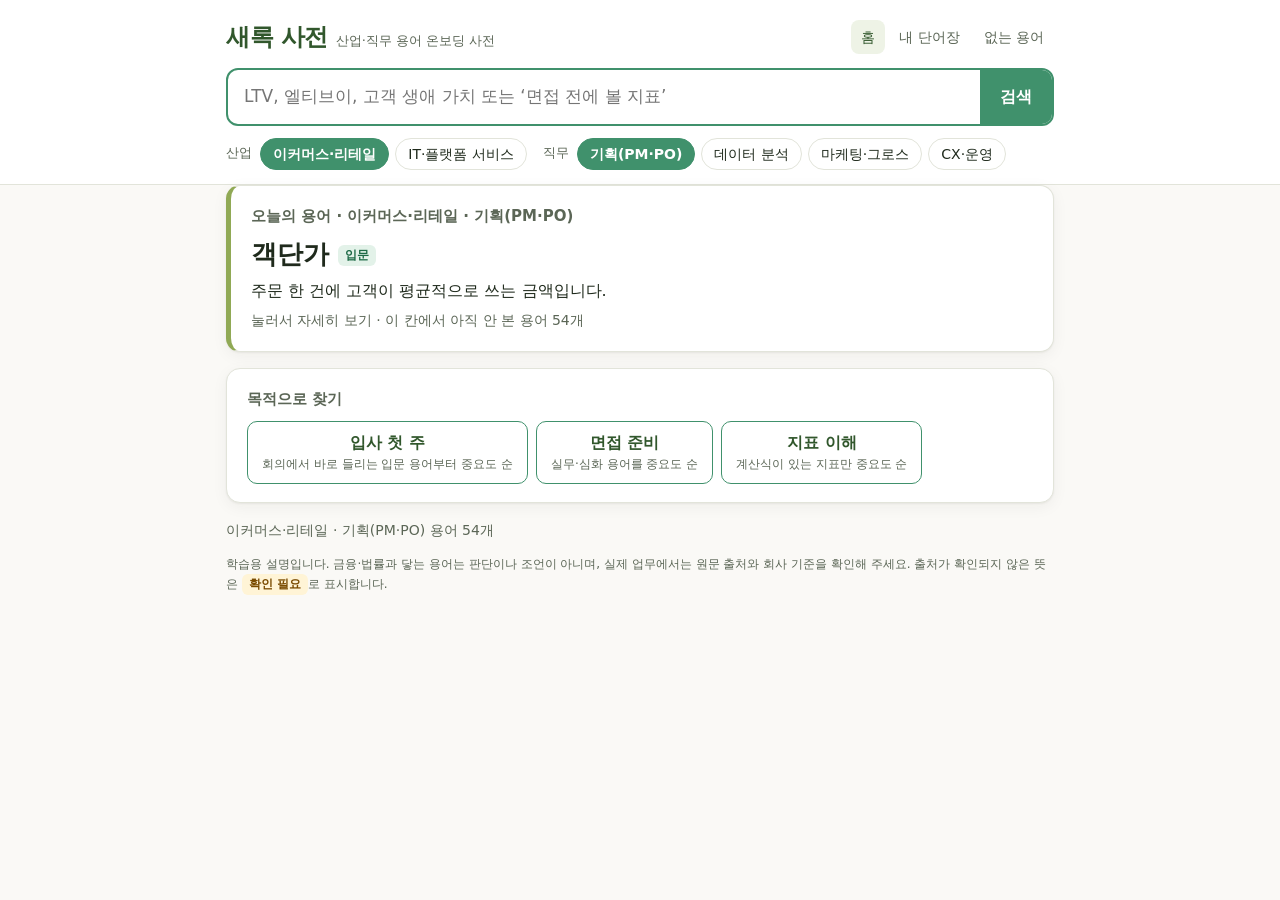
<file: glossary/index.html>
<!doctype html>
<html lang="ko">
<head>
<meta charset="utf-8">
<meta name="viewport" content="width=device-width, initial-scale=1">
<title>새록 사전</title>
<style>
  :root {
    --bg: #FAF9F6;
    --surface: #FFFFFF;
    --ink: #1F2A1C;
    --muted: #5B6656;
    --line: #E2E4DA;
    --brand: #40916C;
    --brand-deep: #31572C;
    --leaf: #90A955;
    --lime: #ECF39E;
    --warn-bg: #FFF4D6;
    --warn-ink: #7A4B00;
    --chip: #EEF3E6;
    --shadow: 0 1px 2px rgba(31, 42, 28, .06), 0 4px 16px rgba(31, 42, 28, .05);
  }
  @media (prefers-color-scheme: dark) {
    :root {
      --bg: #141A13;
      --surface: #1C241A;
      --ink: #E9EEE3;
      --muted: #A3AE9C;
      --line: #2F3A2C;
      --brand: #6CC195;
      --brand-deep: #A6D98A;
      --leaf: #90A955;
      --lime: #3A4A1E;
      --warn-bg: #3A2F14;
      --warn-ink: #F3D27A;
      --chip: #24301F;
      --shadow: none;
    }
  }
  * { box-sizing: border-box; }
  body {
    margin: 0;
    background: var(--bg);
    color: var(--ink);
    font: 16px/1.6 "Pretendard", "Apple SD Gothic Neo", "Malgun Gothic", system-ui, sans-serif;
    -webkit-font-smoothing: antialiased;
  }
  a { color: var(--brand); }
  button { font: inherit; color: inherit; cursor: pointer; }
  .wrap { max-width: 860px; margin: 0 auto; padding: 0 16px; }

  header.top { background: var(--surface); border-bottom: 1px solid var(--line); }
  .brand-row { display: flex; align-items: center; gap: 12px; padding: 18px 0 12px; }
  .logo { display: flex; align-items: baseline; gap: 8px; text-decoration: none; color: var(--brand-deep); }
  .logo b { font-size: 24px; letter-spacing: -0.5px; }
  .logo span { font-size: 13px; color: var(--muted); }
  .nav { margin-left: auto; display: flex; gap: 4px; }
  .nav a { text-decoration: none; color: var(--muted); padding: 6px 10px; border-radius: 8px; font-size: 14px; }
  .nav a.on, .nav a:hover { background: var(--chip); color: var(--brand-deep); }

  form.search { display: flex; border: 2px solid var(--brand); border-radius: 12px; background: var(--surface); overflow: hidden; }
  form.search input {
    flex: 1; min-width: 0; border: 0; outline: 0; padding: 13px 16px; font: inherit; font-size: 17px;
    background: transparent; color: var(--ink);
  }
  form.search button { border: 0; background: var(--brand); color: #fff; padding: 0 20px; font-weight: 700; }
  .suggest { position: relative; }
  .suggest ul {
    position: absolute; z-index: 5; left: 0; right: 0; top: 4px; margin: 0; padding: 6px 0; list-style: none;
    background: var(--surface); border: 1px solid var(--line); border-radius: 10px; box-shadow: var(--shadow);
  }
  .suggest li button { width: 100%; text-align: left; border: 0; background: none; padding: 8px 16px; }
  .suggest li button:hover, .suggest li button:focus { background: var(--chip); outline: none; }
  .suggest small { color: var(--muted); margin-left: 6px; }

  .setting { display: flex; flex-wrap: wrap; gap: 8px 16px; padding: 12px 0 14px; align-items: center; }
  .setting .group { display: flex; flex-wrap: wrap; gap: 6px; align-items: center; }
  .setting .label { font-size: 13px; color: var(--muted); margin-right: 2px; }
  .chip {
    border: 1px solid var(--line); background: var(--surface); border-radius: 999px; padding: 4px 12px; font-size: 14px;
  }
  .chip[aria-pressed="true"] { background: var(--brand); border-color: var(--brand); color: #fff; font-weight: 600; }

  main { padding: 20px 0 48px; }
  .notice { border-radius: 10px; padding: 10px 14px; margin-bottom: 16px; font-size: 14px; background: var(--warn-bg); color: var(--warn-ink); }
  .card { background: var(--surface); border: 1px solid var(--line); border-radius: 14px; padding: 18px 20px; margin-bottom: 16px; box-shadow: var(--shadow); }
  .card h2 { margin: 0 0 4px; font-size: 15px; color: var(--muted); font-weight: 600; }
  .purpose-row { display: flex; flex-wrap: wrap; gap: 8px; margin-top: 10px; }
  .purpose-row button { border: 1px solid var(--brand); background: transparent; color: var(--brand-deep); border-radius: 10px; padding: 8px 14px; font-weight: 600; }
  .purpose-row button:hover { background: var(--chip); }
  .purpose-row small { display: block; font-weight: 400; color: var(--muted); font-size: 12px; }

  .today { border-left: 5px solid var(--leaf); }
  .today .word { font-size: 26px; font-weight: 800; margin: 2px 0; }
  .today button.open { border: 0; background: none; padding: 0; text-align: left; }

  .badge { display: inline-block; font-size: 12px; font-weight: 700; border-radius: 6px; padding: 1px 7px; vertical-align: middle; }
  .lv-입문 { background: #E3F2E9; color: #1E6B47; }
  .lv-실무 { background: #FFF0D9; color: #8A5300; }
  .lv-심화 { background: #F5E3F0; color: #7A2A63; }
  @media (prefers-color-scheme: dark) {
    .lv-입문 { background: #1E3B2C; color: #8FE0B5; }
    .lv-실무 { background: #3D2E12; color: #F5C46B; }
    .lv-심화 { background: #3A1F33; color: #E9A2D6; }
  }
  .badge.check { background: var(--warn-bg); color: var(--warn-ink); }
  .muted { color: var(--muted); }

  .entry-head { display: flex; flex-wrap: wrap; align-items: baseline; gap: 10px; }
  .entry-head h1 { margin: 0; font-size: 34px; letter-spacing: -0.5px; }
  .entry-head .save { margin-left: auto; border: 1px solid var(--brand); background: transparent; color: var(--brand-deep); border-radius: 10px; padding: 6px 14px; font-weight: 700; }
  .entry-head .save[aria-pressed="true"] { background: var(--brand); color: #fff; }
  .origin { margin: 6px 0 2px; font-size: 17px; }
  .origin b { color: var(--brand-deep); }
  .aliases { font-size: 14px; color: var(--muted); }

  .sense { border-top: 1px solid var(--line); padding: 16px 0 6px; }
  .sense:first-of-type { border-top: 0; }
  .sense-top { display: flex; flex-wrap: wrap; gap: 6px; align-items: center; font-size: 14px; color: var(--muted); }
  .sense-top .num { font-size: 20px; color: var(--brand-deep); font-weight: 800; margin-right: 2px; }
  .sense p.def { font-size: 17px; margin: 8px 0; }
  .sense.other p.def { font-size: 16px; }
  .formula { background: var(--chip); border-radius: 8px; padding: 8px 12px; font-family: ui-monospace, "Cascadia Mono", Consolas, monospace; font-size: 14px; margin: 8px 0; overflow-wrap: anywhere; }
  .examples { margin: 8px 0; padding-left: 0; list-style: none; }
  .examples li { padding-left: 14px; position: relative; color: var(--ink); }
  .examples li::before { content: "“"; position: absolute; left: 0; color: var(--leaf); font-weight: 800; }
  .sources { font-size: 13px; color: var(--muted); margin: 8px 0 4px; }
  .sources ul { margin: 2px 0 0; padding-left: 18px; }
  .sources a { overflow-wrap: anywhere; }
  h3.sub { font-size: 15px; margin: 18px 0 6px; color: var(--brand-deep); }
  dl.rel { margin: 0; display: grid; grid-template-columns: max-content 1fr; gap: 4px 12px; font-size: 15px; }
  dl.rel dt { font-weight: 700; }
  dl.rel dd { margin: 0; color: var(--muted); }
  .linkish { border: 0; background: none; padding: 0; color: var(--brand); font-weight: 700; text-decoration: underline; text-underline-offset: 3px; }

  ol.list, ul.list { list-style: none; margin: 0; padding: 0; }
  .list li { border-top: 1px solid var(--line); }
  .list li:first-child { border-top: 0; }
  .list button.row { display: block; width: 100%; text-align: left; border: 0; background: none; padding: 12px 4px; }
  .list button.row:hover { background: var(--chip); }
  .list .t { font-weight: 800; font-size: 17px; margin-right: 6px; }
  .list .one { display: block; color: var(--muted); font-size: 14px; margin-top: 2px; }
  .list .rank { display: inline-block; min-width: 26px; color: var(--leaf); font-weight: 800; }
  .more { margin-top: 12px; width: 100%; border: 1px solid var(--line); background: var(--surface); border-radius: 10px; padding: 10px; font-weight: 700; color: var(--brand-deep); }
  .actions { display: flex; flex-wrap: wrap; gap: 8px; margin-top: 12px; }
  .actions button { border: 1px solid var(--line); background: var(--surface); border-radius: 10px; padding: 8px 14px; }
  .remove { border: 0; background: none; color: var(--muted); font-size: 13px; padding: 4px 8px; }
  table.missing { width: 100%; border-collapse: collapse; font-size: 14px; }
  table.missing th, table.missing td { text-align: left; padding: 8px 6px; border-top: 1px solid var(--line); }
  footer { font-size: 12px; color: var(--muted); padding: 0 0 32px; }
  @media (max-width: 560px) {
    .entry-head h1 { font-size: 28px; }
    .nav a { padding: 6px 7px; }
    .logo span { display: none; }
  }
</style>
</head>
<body>
<header class="top">
  <div class="wrap">
    <div class="brand-row">
      <a class="logo" href="#/"><b>새록 사전</b><span>산업·직무 용어 온보딩 사전</span></a>
      <nav class="nav" aria-label="메뉴">
        <a href="#/" data-nav="home">홈</a>
        <a href="#/wordbook" data-nav="wordbook">내 단어장</a>
        <a href="#/missing" data-nav="missing">없는 용어</a>
      </nav>
    </div>
    <form class="search" id="search-form" role="search" autocomplete="off">
      <input id="q" type="search" placeholder="LTV, 엘티브이, 고객 생애 가치 또는 ‘면접 전에 볼 지표’" aria-label="용어 또는 목적 검색">
      <button type="submit">검색</button>
    </form>
    <div class="suggest"><ul id="suggest" hidden></ul></div>
    <div class="setting" id="setting"></div>
  </div>
</header>

<main class="wrap" id="main" tabindex="-1"></main>

<footer class="wrap">
  학습용 설명입니다. 금융·법률과 닿는 용어는 판단이나 조언이 아니며, 실제 업무에서는 원문 출처와 회사 기준을 확인해 주세요.
  출처가 확인되지 않은 뜻은 <span class="badge check">확인 필요</span>로 표시합니다.
</footer>

<script src="data.js"></script>
<script src="saerok-core.js"></script>
<script>
(function () {
  "use strict";
  var main = document.getElementById("main");
  var Core = window.SaerokCore;
  var DATA = window.SAEROK_DATA;

  if (!Core || !DATA || !DATA.catalog || !Array.isArray(DATA.terms)) {
    main.innerHTML = '<div class="notice">용어집을 불러오지 못했습니다. <code>glossary/data.js</code>와 <code>saerok-core.js</code>가 이 파일과 같은 폴더에 있는지 확인하고, 없으면 저장소에서 <code>python glossary.py build</code>를 실행해 주세요.</div>';
    return;
  }

  var catalog = DATA.catalog;
  var terms = DATA.terms;
  var byId = {};
  terms.forEach(function (t) { byId[t.id] = t; });
  var nameOf = {};
  catalog.industries.concat(catalog.roles).forEach(function (x) { nameOf[x.id] = x.name; });

  // ---- 브라우저 저장소: 실패해도 화면은 동작하고, 저장되지 않는다는 사실을 알립니다 ----
  var memory = {};
  var storageOk = true;
  function load(key, fallback) {
    try {
      var raw = window.localStorage.getItem("saerok." + key);
      return raw == null ? (key in memory ? memory[key] : fallback) : JSON.parse(raw);
    } catch (e) {
      storageOk = false;
      return key in memory ? memory[key] : fallback;
    }
  }
  function save(key, value) {
    memory[key] = value;
    try {
      window.localStorage.setItem("saerok." + key, JSON.stringify(value));
    } catch (e) {
      storageOk = false;
    }
  }

  function todayStr() {
    var d = new Date();
    var p = function (n) { return (n < 10 ? "0" : "") + n; };
    return d.getFullYear() + "-" + p(d.getMonth() + 1) + "-" + p(d.getDate());
  }

  var settings = load("settings", null) || {};
  if (!nameOf[settings.industry]) settings.industry = catalog.industries[0].id;
  if (!nameOf[settings.role]) settings.role = catalog.roles[0].id;

  function esc(s) {
    return String(s == null ? "" : s).replace(/[&<>"']/g, function (c) {
      return { "&": "&amp;", "<": "&lt;", ">": "&gt;", '"': "&quot;", "'": "&#39;" }[c];
    });
  }
  function safeUrl(u) { return /^https:\/\//.test(u || "") ? u : null; }
  function firstSentence(text) {
    var m = String(text).match(/^.*?[.!?다요](\s|$)/);
    return (m ? m[0] : String(text)).trim();
  }
  function levelBadge(level) { return '<span class="badge lv-' + esc(level) + '">' + esc(level) + "</span>"; }
  function checkBadge(sense) { return sense.status === "verified" ? "" : ' <span class="badge check">확인 필요</span>'; }
  function cellLabel() { return esc(nameOf[settings.industry]) + " · " + esc(nameOf[settings.role]); }

  // ---- 설정 막대 ----
  function renderSetting() {
    var html = '<div class="group"><span class="label">산업</span>';
    catalog.industries.forEach(function (x) {
      html += '<button type="button" class="chip" data-industry="' + esc(x.id) + '" aria-pressed="' + (x.id === settings.industry) + '" title="' + esc(x.description || "") + '">' + esc(x.name) + "</button>";
    });
    html += '</div><div class="group"><span class="label">직무</span>';
    catalog.roles.forEach(function (x) {
      html += '<button type="button" class="chip" data-role="' + esc(x.id) + '" aria-pressed="' + (x.id === settings.role) + '" title="' + esc(x.description || "") + '">' + esc(x.name) + "</button>";
    });
    document.getElementById("setting").innerHTML = html + "</div>";
  }
  document.getElementById("setting").addEventListener("click", function (e) {
    var b = e.target.closest("button");
    if (!b) return;
    if (b.dataset.industry) settings.industry = b.dataset.industry;
    if (b.dataset.role) settings.role = b.dataset.role;
    save("settings", settings);
    renderSetting();
    route();
  });

  // ---- 화면들 ----
  function storageNotice() {
    return storageOk ? "" : '<div class="notice">이 브라우저에서는 저장소를 쓸 수 없어 단어장과 기록이 이 창을 닫으면 사라집니다.</div>';
  }

  function rowHtml(term, sense, rank) {
    return '<li><button class="row" data-open="' + esc(term.id) + '">' +
      (rank ? '<span class="rank">' + rank + "</span>" : "") +
      '<span class="t">' + esc(term.term) + "</span>" + levelBadge(sense.level) + checkBadge(sense) +
      '<span class="one">' + esc(firstSentence(sense.definition)) + "</span></button></li>";
  }

  function viewHome() {
    var seen = load("seen", []);
    var previous = load("today", null);
    var today = todayStr();
    var pick = Core.pickToday(terms, settings.industry, settings.role, seen, previous, today);
    var html = storageNotice();
    if (pick) {
      if (!pick.kept) save("today", { date: today, industry: settings.industry, role: settings.role, id: pick.term.id });
      var left = Core.todayCandidates(terms, settings.industry, settings.role, seen).length;
      html += '<section class="card today"><h2>오늘의 용어 · ' + cellLabel() + "</h2>" +
        '<button class="open" data-open="' + esc(pick.term.id) + '"><div class="word">' + esc(pick.term.term) + " " + levelBadge(pick.sense.level) + checkBadge(pick.sense) + "</div>" +
        "<div>" + esc(firstSentence(pick.sense.definition)) + '</div><div class="muted" style="font-size:14px;margin-top:6px">눌러서 자세히 보기 · 이 칸에서 아직 안 본 용어 ' + left + "개</div></button></section>";
    } else {
      html += '<section class="card today"><h2>오늘의 용어 · ' + cellLabel() + "</h2><p>이 산업·직무의 용어를 모두 봤습니다. 다른 직무를 고르거나 내 단어장으로 복습해 보세요.</p></section>";
    }
    html += '<section class="card"><h2>목적으로 찾기</h2><div class="purpose-row">';
    catalog.purposes.forEach(function (p) {
      html += '<button data-purpose="' + esc(p.id) + '">' + esc(p.name) + "<small>" + esc(p.description || "") + "</small></button>";
    });
    html += "</div></section>";
    var cell = Core.cellTerms(terms, settings.industry, settings.role);
    var unchecked = cell.filter(function (x) { return x.sense.status !== "verified"; }).length;
    html += '<p class="muted" style="font-size:14px">' + cellLabel() + " 용어 " + cell.length + "개" +
      (unchecked ? " · 그중 확인 필요 " + unchecked + "개" : "") + "</p>";
    main.innerHTML = html;
  }

  function senseHtml(item, isFirst) {
    var s = item.sense;
    var where = s.industries.map(function (i) { return nameOf[i] || i; }).join("·") + " / " + s.roles.map(function (r) { return nameOf[r] || r; }).join("·");
    var html = '<div class="sense' + (isFirst ? "" : " other") + '"><div class="sense-top"><span class="num">' + item.number + "</span>" +
      levelBadge(s.level) + checkBadge(s) + "<span>" + esc(where) + "</span></div>" +
      '<p class="def">' + esc(s.definition) + "</p>";
    if (s.formula) html += '<div class="formula">' + esc(s.formula) + "</div>";
    if (s.examples && s.examples.length) {
      html += '<ul class="examples">' + s.examples.map(function (x) { return "<li>" + esc(x) + "</li>"; }).join("") + "</ul>";
    }
    html += '<div class="sources">';
    if (s.sources && s.sources.length) {
      html += "출처<ul>" + s.sources.map(function (src) {
        var u = safeUrl(src.url);
        var kind = { official: "공식 문서", company_guide: "기업 가이드", tech_blog: "기술 블로그" }[src.kind] || src.kind;
        return "<li>" + (u ? '<a href="' + esc(u) + '" target="_blank" rel="noopener noreferrer">' + esc(src.title) + "</a>" : esc(src.title)) +
          " · " + esc(kind) + " · 확인 " + esc(src.checked_at) + "</li>";
      }).join("") + "</ul>";
      if (!s.sources.some(function (src) { return src.kind === "official"; })) {
        html += "<div>공식 문서 출처는 아직 찾지 못해 기업 자료를 기준으로 설명했습니다.</div>";
      }
    } else {
      html += "출처를 아직 확인하지 못했습니다. 확정된 정의로 쓰지 말고 원문을 찾아 확인해 주세요.";
    }
    if (s.status !== "verified" && s.check_note) html += '<div>메모: ' + esc(s.check_note) + "</div>";
    return html + "</div></div>";
  }

  function termRef(name) {
    var found = Core.search(terms, name).exact[0];
    return found ? '<button class="linkish" data-open="' + esc(found.id) + '">' + esc(name) + "</button>" : esc(name);
  }

  function viewEntry(id) {
    var term = byId[id];
    if (!term) {
      main.innerHTML = '<div class="notice">용어를 찾지 못했습니다: ' + esc(id) + "</div>";
      return;
    }
    var seen = load("seen", []);
    if (seen.indexOf(id) < 0) save("seen", seen.concat([id]));
    var book = load("wordbook", []);
    var saved = book.some(function (x) { return x.id === id; });
    var senses = Core.orderSenses(term, settings.industry, settings.role);
    var origin = [term.original, term.korean].filter(function (x) { return x && x !== term.term; });
    var html = storageNotice() + '<article class="card"><div class="entry-head"><h1>' + esc(term.term) + "</h1>" + levelBadge(senses[0].sense.level) +
      '<button class="save" data-save="' + esc(id) + '" aria-pressed="' + saved + '">' + (saved ? "★ 저장됨" : "☆ 저장") + "</button></div>";
    if (origin.length) html += '<div class="origin"><b>' + esc(term.term) + "</b> → " + esc(origin.join(", ")) + "</div>";
    if (term.aliases && term.aliases.length) html += '<div class="aliases">다른 이름 · ' + esc(term.aliases.join(", ")) + "</div>";
    if (!senses[0].matched) {
      html += '<div class="notice" style="margin:12px 0 0">' + cellLabel() + "에 맞춘 뜻은 아직 없습니다. 가까운 뜻부터 보여 줍니다.</div>";
    }
    html += senses.map(function (item, i) { return senseHtml(item, i === 0); }).join("");
    if (term.related && term.related.length) {
      html += '<h3 class="sub">관련어</h3><dl class="rel">' + term.related.map(function (r) { return "<dt>" + termRef(r.term) + "</dt><dd>" + esc(r.note) + "</dd>"; }).join("") + "</dl>";
    }
    if (term.confusable && term.confusable.length) {
      html += '<h3 class="sub">헷갈리는 말</h3><dl class="rel">' + term.confusable.map(function (r) { return "<dt>" + termRef(r.term) + "</dt><dd>" + esc(r.difference) + "</dd>"; }).join("") + "</dl>";
    }
    main.innerHTML = html + "</article>";
  }

  var purposePage = 0;
  function viewPurpose(id, pageCount) {
    var purpose = catalog.purposes.filter(function (p) { return p.id === id; })[0];
    if (!purpose) { main.innerHTML = '<div class="notice">알 수 없는 목적입니다.</div>'; return; }
    var all = Core.purposeList(terms, purpose, settings.industry, settings.role);
    var shown = all.slice(0, (pageCount + 1) * 10);
    var html = '<section class="card"><h2>' + esc(purpose.name) + " · " + cellLabel() + "</h2>" +
      '<p class="muted" style="margin:0 0 8px;font-size:14px">' + esc(purpose.description || "") + " · 전체 " + all.length + "개</p>";
    if (!all.length) {
      html += "<p>이 산업·직무에는 조건에 맞는 용어가 아직 없습니다.</p>";
    } else {
      html += '<ol class="list">' + shown.map(function (x, i) { return rowHtml(x.term, x.sense, i + 1); }).join("") + "</ol>";
      if (all.length > shown.length) html += '<button class="more" data-more="' + esc(id) + '">더 보기 (' + shown.length + " / " + all.length + ")</button>";
    }
    main.innerHTML = html + "</section>";
  }

  function viewSearch(query) {
    var q = String(query || "").trim();
    document.getElementById("q").value = q;
    if (!q) { location.hash = "#/"; return; }
    var result = Core.search(terms, q);
    if (result.exact.length === 1) { location.replace("#/term/" + encodeURIComponent(result.exact[0].id)); return; }
    if (!result.exact.length) {
      var purpose = Core.matchPurpose(catalog, q);
      if (purpose) { location.replace("#/purpose/" + encodeURIComponent(purpose.id)); return; }
    }
    var html = storageNotice() + '<section class="card"><h2>“' + esc(q) + "” 검색 결과</h2>";
    var list = result.exact.concat(result.partial);
    if (list.length) {
      html += '<ul class="list">' + list.map(function (t) {
        return rowHtml(t, Core.orderSenses(t, settings.industry, settings.role)[0].sense);
      }).join("") + "</ul>";
    } else {
      html += "<p>용어집에 아직 없는 단어입니다. <b>없는 용어</b> 목록에 기록해 두었습니다. 다음 용어집을 늘릴 때 씁니다.</p>" +
        '<p class="muted" style="font-size:14px">목적으로 찾으려면 ‘입사 첫 주’, ‘면접 준비’, ‘지표’ 같은 말을 넣어 보세요.</p>';
    }
    main.innerHTML = html + "</section>";
  }

  function viewWordbook() {
    var book = load("wordbook", []);
    var html = storageNotice() + '<section class="card"><h2>내 단어장</h2>';
    var items = book.filter(function (x) { return byId[x.id]; });
    if (!items.length) {
      html += "<p>아직 저장한 용어가 없습니다. 단어 항목에서 ☆ 저장을 눌러 모아 보세요.</p>";
    } else {
      html += '<ul class="list">' + items.map(function (x) {
        var t = byId[x.id];
        var s = Core.orderSenses(t, settings.industry, settings.role)[0].sense;
        return rowHtml(t, s).replace("</li>", '<button class="remove" data-unsave="' + esc(t.id) + '">빼기 · ' + esc(x.saved_at) + " 저장</button></li>");
      }).join("") + "</ul>";
    }
    var gone = book.length - items.length;
    if (gone) html += '<p class="muted" style="font-size:14px">용어집에서 빠진 저장 항목 ' + gone + "개는 표시하지 않았습니다.</p>";
    main.innerHTML = html + "</section>";
  }

  function viewMissing() {
    var list = load("missing", []);
    var html = storageNotice() + '<section class="card"><h2>아직 없는 용어</h2>' +
      '<p class="muted" style="margin:0 0 8px;font-size:14px">검색했지만 용어집에 없던 단어입니다. 내보내서 다음 용어집 추가에 씁니다.</p>';
    if (!list.length) {
      html += "<p>기록된 단어가 없습니다.</p>";
    } else {
      html += '<table class="missing"><thead><tr><th>단어</th><th>검색 횟수</th><th>처음</th><th>마지막</th></tr></thead><tbody>' +
        list.map(function (x) { return "<tr><td>" + esc(x.query) + "</td><td>" + esc(x.count || 1) + "</td><td>" + esc(x.first_seen) + "</td><td>" + esc(x.last_seen) + "</td></tr>"; }).join("") +
        '</tbody></table><div class="actions"><button data-export="csv">CSV로 내보내기</button><button data-export="json">JSON으로 내보내기</button><button data-clear-missing>기록 비우기</button></div>';
    }
    main.innerHTML = html + "</section>";
  }

  function download(name, text, type) {
    var blob = new Blob([text], { type: type + ";charset=utf-8" });
    var a = document.createElement("a");
    a.href = URL.createObjectURL(blob);
    a.download = name;
    document.body.appendChild(a);
    a.click();
    setTimeout(function () { URL.revokeObjectURL(a.href); a.remove(); }, 0);
  }

  // ---- 클릭 처리 ----
  main.addEventListener("click", function (e) {
    var b = e.target.closest("button");
    if (!b) return;
    if (b.dataset.open) { location.hash = "#/term/" + encodeURIComponent(b.dataset.open); return; }
    if (b.dataset.purpose) { location.hash = "#/purpose/" + encodeURIComponent(b.dataset.purpose); return; }
    if (b.dataset.more) { purposePage += 1; viewPurpose(b.dataset.more, purposePage); return; }
    if (b.dataset.save) {
      var book = load("wordbook", []);
      var id = b.dataset.save;
      book = book.some(function (x) { return x.id === id; }) ? book.filter(function (x) { return x.id !== id; }) : book.concat([{ id: id, saved_at: todayStr() }]);
      save("wordbook", book);
      viewEntry(id);
      return;
    }
    if (b.dataset.unsave) {
      save("wordbook", load("wordbook", []).filter(function (x) { return x.id !== b.dataset.unsave; }));
      viewWordbook();
      return;
    }
    if (b.dataset.export) {
      var list = load("missing", []);
      if (b.dataset.export === "csv") download("saerok-missing-" + todayStr() + ".csv", "﻿" + Core.missingCsv(list), "text/csv");
      else download("saerok-missing-" + todayStr() + ".json", JSON.stringify(list, null, 2) + "\n", "application/json");
      return;
    }
    if (b.hasAttribute("data-clear-missing")) {
      if (window.confirm("없는 용어 기록을 모두 비울까요? 먼저 내보내기를 권합니다.")) { save("missing", []); viewMissing(); }
    }
  });

  // ---- 검색창과 추천 목록 ----
  var input = document.getElementById("q");
  var suggest = document.getElementById("suggest");
  document.getElementById("search-form").addEventListener("submit", function (e) {
    e.preventDefault();
    suggest.hidden = true;
    var q = input.value.trim();
    if (!q) return;
    var r = Core.search(terms, q);
    if (!r.exact.length && !r.partial.length && !Core.matchPurpose(catalog, q)) {
      save("missing", Core.addMissing(load("missing", []), q, todayStr()));
    }
    var target = "#/search/" + encodeURIComponent(q);
    if (location.hash === target) route(); else location.hash = target;
  });
  input.addEventListener("input", function () {
    var r = Core.search(terms, input.value);
    var list = r.exact.concat(r.partial).slice(0, 8);
    if (!list.length) { suggest.hidden = true; return; }
    suggest.innerHTML = list.map(function (t) {
      return '<li><button type="button" data-open="' + esc(t.id) + '">' + esc(t.term) + "<small>" + esc([t.original, t.korean].filter(Boolean).join(" · ")) + "</small></button></li>";
    }).join("");
    suggest.hidden = false;
  });
  suggest.addEventListener("click", function (e) {
    var b = e.target.closest("button");
    if (!b) return;
    suggest.hidden = true;
    location.hash = "#/term/" + encodeURIComponent(b.dataset.open);
  });
  document.addEventListener("click", function (e) {
    if (!e.target.closest(".suggest") && e.target !== input) suggest.hidden = true;
  });
  input.addEventListener("keydown", function (e) { if (e.key === "Escape") suggest.hidden = true; });

  // ---- 주소(#)로 화면 고르기: 뒤로 가기가 됩니다 ----
  function route() {
    var parts = location.hash.replace(/^#\/?/, "").split("/");
    var name = parts[0] || "home";
    var arg = decodeURIComponent(parts.slice(1).join("/") || "");
    document.querySelectorAll("[data-nav]").forEach(function (a) {
      a.classList.toggle("on", a.dataset.nav === name || (name === "home" && a.dataset.nav === "home"));
    });
    if (name === "term") viewEntry(arg);
    else if (name === "purpose") { purposePage = 0; viewPurpose(arg, 0); }
    else if (name === "search") viewSearch(arg);
    else if (name === "wordbook") viewWordbook();
    else if (name === "missing") viewMissing();
    else viewHome();
    window.scrollTo(0, 0);
  }
  window.addEventListener("hashchange", route);
  renderSetting();
  route();
})();
</script>
</body>
</html>
</file>
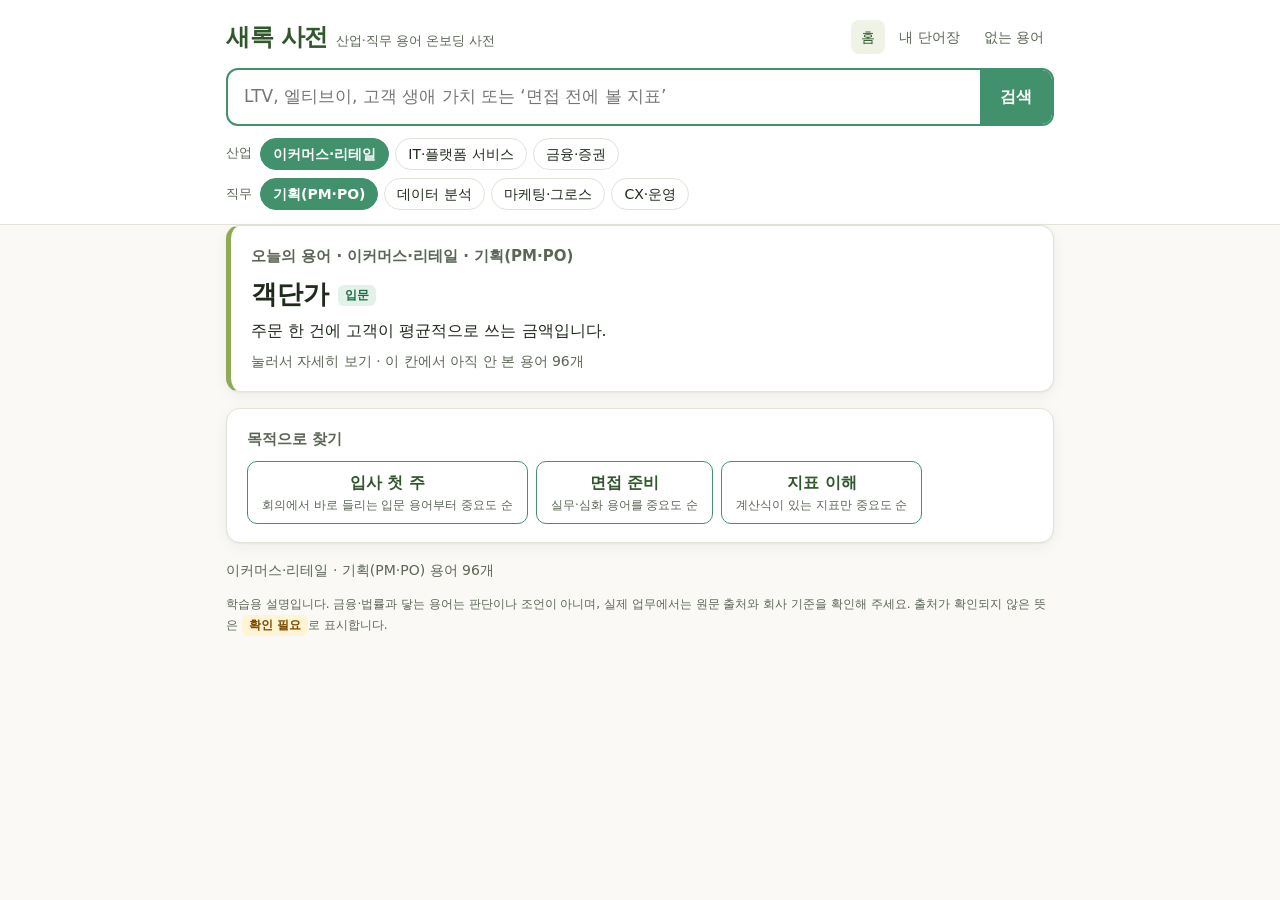
<file: fruits/17-saerok-dictionary/web/index.html>
<!doctype html>
<html lang="ko">
<head>
<meta charset="utf-8">
<meta name="viewport" content="width=device-width, initial-scale=1">
<title>새록 사전</title>
<style>
  :root {
    --bg: #FAF9F6;
    --surface: #FFFFFF;
    --ink: #1F2A1C;
    --muted: #5B6656;
    --line: #E2E4DA;
    --brand: #40916C;
    --brand-deep: #31572C;
    --leaf: #90A955;
    --lime: #ECF39E;
    --warn-bg: #FFF4D6;
    --warn-ink: #7A4B00;
    --chip: #EEF3E6;
    --shadow: 0 1px 2px rgba(31, 42, 28, .06), 0 4px 16px rgba(31, 42, 28, .05);
  }
  @media (prefers-color-scheme: dark) {
    :root {
      --bg: #141A13;
      --surface: #1C241A;
      --ink: #E9EEE3;
      --muted: #A3AE9C;
      --line: #2F3A2C;
      --brand: #6CC195;
      --brand-deep: #A6D98A;
      --leaf: #90A955;
      --lime: #3A4A1E;
      --warn-bg: #3A2F14;
      --warn-ink: #F3D27A;
      --chip: #24301F;
      --shadow: none;
    }
  }
  * { box-sizing: border-box; }
  body {
    margin: 0;
    background: var(--bg);
    color: var(--ink);
    font: 16px/1.6 "Pretendard", "Apple SD Gothic Neo", "Malgun Gothic", system-ui, sans-serif;
    -webkit-font-smoothing: antialiased;
  }
  a { color: var(--brand); }
  button { font: inherit; color: inherit; cursor: pointer; }
  .wrap { max-width: 860px; margin: 0 auto; padding: 0 16px; }

  header.top { background: var(--surface); border-bottom: 1px solid var(--line); }
  .brand-row { display: flex; align-items: center; gap: 12px; padding: 18px 0 12px; }
  .logo { display: flex; align-items: baseline; gap: 8px; text-decoration: none; color: var(--brand-deep); }
  .logo b { font-size: 24px; letter-spacing: -0.5px; }
  .logo span { font-size: 13px; color: var(--muted); }
  .nav { margin-left: auto; display: flex; gap: 4px; }
  .nav a { text-decoration: none; color: var(--muted); padding: 6px 10px; border-radius: 8px; font-size: 14px; }
  .nav a.on, .nav a:hover { background: var(--chip); color: var(--brand-deep); }

  form.search { display: flex; border: 2px solid var(--brand); border-radius: 12px; background: var(--surface); overflow: hidden; }
  form.search input {
    flex: 1; min-width: 0; border: 0; outline: 0; padding: 13px 16px; font: inherit; font-size: 17px;
    background: transparent; color: var(--ink);
  }
  form.search button { border: 0; background: var(--brand); color: #fff; padding: 0 20px; font-weight: 700; }
  .suggest { position: relative; }
  .suggest ul {
    position: absolute; z-index: 5; left: 0; right: 0; top: 4px; margin: 0; padding: 6px 0; list-style: none;
    background: var(--surface); border: 1px solid var(--line); border-radius: 10px; box-shadow: var(--shadow);
  }
  .suggest li button { width: 100%; text-align: left; border: 0; background: none; padding: 8px 16px; }
  .suggest li button:hover, .suggest li button:focus { background: var(--chip); outline: none; }
  .suggest small { color: var(--muted); margin-left: 6px; }

  .setting { display: flex; flex-wrap: wrap; gap: 8px 16px; padding: 12px 0 14px; align-items: center; }
  .setting .group { display: flex; flex-wrap: wrap; gap: 6px; align-items: center; }
  .setting .label { font-size: 13px; color: var(--muted); margin-right: 2px; }
  .chip {
    border: 1px solid var(--line); background: var(--surface); border-radius: 999px; padding: 4px 12px; font-size: 14px;
  }
  .chip[aria-pressed="true"] { background: var(--brand); border-color: var(--brand); color: #fff; font-weight: 600; }

  main { padding: 20px 0 48px; }
  .notice { border-radius: 10px; padding: 10px 14px; margin-bottom: 16px; font-size: 14px; background: var(--warn-bg); color: var(--warn-ink); }
  .card { background: var(--surface); border: 1px solid var(--line); border-radius: 14px; padding: 18px 20px; margin-bottom: 16px; box-shadow: var(--shadow); }
  .card h2 { margin: 0 0 4px; font-size: 15px; color: var(--muted); font-weight: 600; }
  .purpose-row { display: flex; flex-wrap: wrap; gap: 8px; margin-top: 10px; }
  .purpose-row button { border: 1px solid var(--brand); background: transparent; color: var(--brand-deep); border-radius: 10px; padding: 8px 14px; font-weight: 600; }
  .purpose-row button:hover { background: var(--chip); }
  .purpose-row small { display: block; font-weight: 400; color: var(--muted); font-size: 12px; }

  .today { border-left: 5px solid var(--leaf); }
  .today .word { font-size: 26px; font-weight: 800; margin: 2px 0; }
  .today button.open { border: 0; background: none; padding: 0; text-align: left; }

  .badge { display: inline-block; font-size: 12px; font-weight: 700; border-radius: 6px; padding: 1px 7px; vertical-align: middle; }
  .lv-입문 { background: #E3F2E9; color: #1E6B47; }
  .lv-실무 { background: #FFF0D9; color: #8A5300; }
  .lv-심화 { background: #F5E3F0; color: #7A2A63; }
  @media (prefers-color-scheme: dark) {
    .lv-입문 { background: #1E3B2C; color: #8FE0B5; }
    .lv-실무 { background: #3D2E12; color: #F5C46B; }
    .lv-심화 { background: #3A1F33; color: #E9A2D6; }
  }
  .badge.check { background: var(--warn-bg); color: var(--warn-ink); }
  .muted { color: var(--muted); }

  .entry-head { display: flex; flex-wrap: wrap; align-items: baseline; gap: 10px; }
  .entry-head h1 { margin: 0; font-size: 34px; letter-spacing: -0.5px; }
  .entry-head .save { margin-left: auto; border: 1px solid var(--brand); background: transparent; color: var(--brand-deep); border-radius: 10px; padding: 6px 14px; font-weight: 700; }
  .entry-head .save[aria-pressed="true"] { background: var(--brand); color: #fff; }
  .origin { margin: 6px 0 2px; font-size: 17px; }
  .origin b { color: var(--brand-deep); }
  .aliases { font-size: 14px; color: var(--muted); }

  .sense { border-top: 1px solid var(--line); padding: 16px 0 6px; }
  .sense:first-of-type { border-top: 0; }
  .sense-top { display: flex; flex-wrap: wrap; gap: 6px; align-items: center; font-size: 14px; color: var(--muted); }
  .sense-top .num { font-size: 20px; color: var(--brand-deep); font-weight: 800; margin-right: 2px; }
  .sense p.def { font-size: 17px; margin: 8px 0; }
  .sense.other p.def { font-size: 16px; }
  .formula { background: var(--chip); border-radius: 8px; padding: 8px 12px; font-family: ui-monospace, "Cascadia Mono", Consolas, monospace; font-size: 14px; margin: 8px 0; overflow-wrap: anywhere; }
  .examples { margin: 8px 0; padding-left: 0; list-style: none; }
  .examples li { padding-left: 14px; position: relative; color: var(--ink); }
  .examples li::before { content: "“"; position: absolute; left: 0; color: var(--leaf); font-weight: 800; }
  .sources { font-size: 13px; color: var(--muted); margin: 8px 0 4px; }
  .sources ul { margin: 2px 0 0; padding-left: 18px; }
  .sources a { overflow-wrap: anywhere; }
  h3.sub { font-size: 15px; margin: 18px 0 6px; color: var(--brand-deep); }
  dl.rel { margin: 0; display: grid; grid-template-columns: max-content 1fr; gap: 4px 12px; font-size: 15px; }
  dl.rel dt { font-weight: 700; }
  dl.rel dd { margin: 0; color: var(--muted); }
  .linkish { border: 0; background: none; padding: 0; color: var(--brand); font-weight: 700; text-decoration: underline; text-underline-offset: 3px; }

  ol.list, ul.list { list-style: none; margin: 0; padding: 0; }
  .list li { border-top: 1px solid var(--line); }
  .list li:first-child { border-top: 0; }
  .list button.row { display: block; width: 100%; text-align: left; border: 0; background: none; padding: 12px 4px; }
  .list button.row:hover { background: var(--chip); }
  .list .t { font-weight: 800; font-size: 17px; margin-right: 6px; }
  .list .one { display: block; color: var(--muted); font-size: 14px; margin-top: 2px; }
  .list .rank { display: inline-block; min-width: 26px; color: var(--leaf); font-weight: 800; }
  .more { margin-top: 12px; width: 100%; border: 1px solid var(--line); background: var(--surface); border-radius: 10px; padding: 10px; font-weight: 700; color: var(--brand-deep); }
  .actions { display: flex; flex-wrap: wrap; gap: 8px; margin-top: 12px; }
  .actions button { border: 1px solid var(--line); background: var(--surface); border-radius: 10px; padding: 8px 14px; }
  .remove { border: 0; background: none; color: var(--muted); font-size: 13px; padding: 4px 8px; }
  table.missing { width: 100%; border-collapse: collapse; font-size: 14px; }
  table.missing th, table.missing td { text-align: left; padding: 8px 6px; border-top: 1px solid var(--line); }
  footer { font-size: 12px; color: var(--muted); padding: 0 0 32px; }
  @media (max-width: 560px) {
    .entry-head h1 { font-size: 28px; }
    .nav a { padding: 6px 7px; }
    .logo span { display: none; }
  }
</style>
</head>
<body>
<header class="top">
  <div class="wrap">
    <div class="brand-row">
      <a class="logo" href="#/"><b>새록 사전</b><span>산업·직무 용어 온보딩 사전</span></a>
      <nav class="nav" aria-label="메뉴">
        <a href="#/" data-nav="home">홈</a>
        <a href="#/wordbook" data-nav="wordbook">내 단어장</a>
        <a href="#/missing" data-nav="missing">없는 용어</a>
      </nav>
    </div>
    <form class="search" id="search-form" role="search" autocomplete="off">
      <input id="q" type="search" placeholder="LTV, 엘티브이, 고객 생애 가치 또는 ‘면접 전에 볼 지표’" aria-label="용어 또는 목적 검색">
      <button type="submit">검색</button>
    </form>
    <div class="suggest"><ul id="suggest" hidden></ul></div>
    <div class="setting" id="setting"></div>
  </div>
</header>

<main class="wrap" id="main" tabindex="-1"></main>

<footer class="wrap">
  학습용 설명입니다. 금융·법률과 닿는 용어는 판단이나 조언이 아니며, 실제 업무에서는 원문 출처와 회사 기준을 확인해 주세요.
  출처가 확인되지 않은 뜻은 <span class="badge check">확인 필요</span>로 표시합니다.
</footer>

<script src="data.js"></script>
<script src="saerok-core.js"></script>
<script>
(function () {
  "use strict";
  var main = document.getElementById("main");
  var Core = window.SaerokCore;
  var DATA = window.SAEROK_DATA;

  if (!Core || !DATA || !DATA.catalog || !Array.isArray(DATA.terms)) {
    main.innerHTML = '<div class="notice">용어집을 불러오지 못했습니다. <code>data.js</code>와 <code>saerok-core.js</code>가 이 파일과 같은 <code>web</code> 폴더에 있는지 확인하고, 없으면 <code>fruits/17-saerok-dictionary</code> 폴더에서 <code>python glossary.py build</code>를 실행해 주세요.</div>';
    return;
  }

  var catalog = DATA.catalog;
  var terms = DATA.terms;
  var byId = {};
  terms.forEach(function (t) { byId[t.id] = t; });
  var nameOf = {};
  catalog.industries.concat(catalog.roles).forEach(function (x) { nameOf[x.id] = x.name; });

  // ---- 브라우저 저장소: 실패해도 화면은 동작하고, 저장되지 않는다는 사실을 알립니다 ----
  var memory = {};
  var storageOk = true;
  function load(key, fallback) {
    try {
      var raw = window.localStorage.getItem("saerok." + key);
      return raw == null ? (key in memory ? memory[key] : fallback) : JSON.parse(raw);
    } catch (e) {
      storageOk = false;
      return key in memory ? memory[key] : fallback;
    }
  }
  function save(key, value) {
    memory[key] = value;
    try {
      window.localStorage.setItem("saerok." + key, JSON.stringify(value));
    } catch (e) {
      storageOk = false;
    }
  }

  function todayStr() {
    var d = new Date();
    var p = function (n) { return (n < 10 ? "0" : "") + n; };
    return d.getFullYear() + "-" + p(d.getMonth() + 1) + "-" + p(d.getDate());
  }

  var settings = load("settings", null) || {};
  if (!nameOf[settings.industry]) settings.industry = catalog.industries[0].id;
  if (!nameOf[settings.role]) settings.role = catalog.roles[0].id;

  function esc(s) {
    return String(s == null ? "" : s).replace(/[&<>"']/g, function (c) {
      return { "&": "&amp;", "<": "&lt;", ">": "&gt;", '"': "&quot;", "'": "&#39;" }[c];
    });
  }
  function safeUrl(u) { return /^https:\/\//.test(u || "") ? u : null; }
  function firstSentence(text) {
    var m = String(text).match(/^.*?[.!?다요](\s|$)/);
    return (m ? m[0] : String(text)).trim();
  }
  function levelBadge(level) { return '<span class="badge lv-' + esc(level) + '">' + esc(level) + "</span>"; }
  function checkBadge(sense) { return sense.status === "verified" ? "" : ' <span class="badge check">확인 필요</span>'; }
  function cellLabel() { return esc(nameOf[settings.industry]) + " · " + esc(nameOf[settings.role]); }

  // ---- 설정 막대 ----
  function renderSetting() {
    var html = '<div class="group"><span class="label">산업</span>';
    catalog.industries.forEach(function (x) {
      html += '<button type="button" class="chip" data-industry="' + esc(x.id) + '" aria-pressed="' + (x.id === settings.industry) + '" title="' + esc(x.description || "") + '">' + esc(x.name) + "</button>";
    });
    html += '</div><div class="group"><span class="label">직무</span>';
    catalog.roles.forEach(function (x) {
      html += '<button type="button" class="chip" data-role="' + esc(x.id) + '" aria-pressed="' + (x.id === settings.role) + '" title="' + esc(x.description || "") + '">' + esc(x.name) + "</button>";
    });
    document.getElementById("setting").innerHTML = html + "</div>";
  }
  document.getElementById("setting").addEventListener("click", function (e) {
    var b = e.target.closest("button");
    if (!b) return;
    if (b.dataset.industry) settings.industry = b.dataset.industry;
    if (b.dataset.role) settings.role = b.dataset.role;
    save("settings", settings);
    renderSetting();
    route();
  });

  // ---- 화면들 ----
  function storageNotice() {
    return storageOk ? "" : '<div class="notice">이 브라우저에서는 저장소를 쓸 수 없어 단어장과 기록이 이 창을 닫으면 사라집니다.</div>';
  }

  function rowHtml(term, sense, rank) {
    return '<li><button class="row" data-open="' + esc(term.id) + '">' +
      (rank ? '<span class="rank">' + rank + "</span>" : "") +
      '<span class="t">' + esc(term.term) + "</span>" + levelBadge(sense.level) + checkBadge(sense) +
      '<span class="one">' + esc(firstSentence(sense.definition)) + "</span></button></li>";
  }

  function viewHome() {
    var seen = load("seen", []);
    var previous = load("today", null);
    var today = todayStr();
    var pick = Core.pickToday(terms, settings.industry, settings.role, seen, previous, today);
    var html = storageNotice();
    if (pick) {
      if (!pick.kept) save("today", { date: today, industry: settings.industry, role: settings.role, id: pick.term.id });
      var left = Core.todayCandidates(terms, settings.industry, settings.role, seen).length;
      html += '<section class="card today"><h2>오늘의 용어 · ' + cellLabel() + "</h2>" +
        '<button class="open" data-open="' + esc(pick.term.id) + '"><div class="word">' + esc(pick.term.term) + " " + levelBadge(pick.sense.level) + checkBadge(pick.sense) + "</div>" +
        "<div>" + esc(firstSentence(pick.sense.definition)) + '</div><div class="muted" style="font-size:14px;margin-top:6px">눌러서 자세히 보기 · 이 칸에서 아직 안 본 용어 ' + left + "개</div></button></section>";
    } else {
      html += '<section class="card today"><h2>오늘의 용어 · ' + cellLabel() + "</h2><p>이 산업·직무의 용어를 모두 봤습니다. 다른 직무를 고르거나 내 단어장으로 복습해 보세요.</p></section>";
    }
    html += '<section class="card"><h2>목적으로 찾기</h2><div class="purpose-row">';
    catalog.purposes.forEach(function (p) {
      html += '<button data-purpose="' + esc(p.id) + '">' + esc(p.name) + "<small>" + esc(p.description || "") + "</small></button>";
    });
    html += "</div></section>";
    var cell = Core.cellTerms(terms, settings.industry, settings.role);
    var unchecked = cell.filter(function (x) { return x.sense.status !== "verified"; }).length;
    html += '<p class="muted" style="font-size:14px">' + cellLabel() + " 용어 " + cell.length + "개" +
      (unchecked ? " · 그중 확인 필요 " + unchecked + "개" : "") + "</p>";
    main.innerHTML = html;
  }

  function senseHtml(item, isFirst) {
    var s = item.sense;
    var where = s.industries.map(function (i) { return nameOf[i] || i; }).join("·") + " / " + s.roles.map(function (r) { return nameOf[r] || r; }).join("·");
    var html = '<div class="sense' + (isFirst ? "" : " other") + '"><div class="sense-top"><span class="num">' + item.number + "</span>" +
      levelBadge(s.level) + checkBadge(s) + "<span>" + esc(where) + "</span></div>" +
      '<p class="def">' + esc(s.definition) + "</p>";
    if (s.formula) html += '<div class="formula">' + esc(s.formula) + "</div>";
    if (s.industries.length === 1 && s.industries[0] === "finance") {
      html += '<div class="notice" style="margin:8px 0">학습용 설명입니다. 투자·세금·법률 판단이나 상품 권유가 아니며, 숫자와 제도는 확인 날짜 기준이라 바뀔 수 있습니다.</div>';
    }
    if (s.examples && s.examples.length) {
      html += '<ul class="examples">' + s.examples.map(function (x) { return "<li>" + esc(x) + "</li>"; }).join("") + "</ul>";
    }
    html += '<div class="sources">';
    if (s.sources && s.sources.length) {
      html += "출처<ul>" + s.sources.map(function (src) {
        var u = safeUrl(src.url);
        var kind = { official: "공식 문서", company_guide: "기업 가이드", tech_blog: "기술 블로그" }[src.kind] || src.kind;
        return "<li>" + (u ? '<a href="' + esc(u) + '" target="_blank" rel="noopener noreferrer">' + esc(src.title) + "</a>" : esc(src.title)) +
          " · " + esc(kind) + " · 확인 " + esc(src.checked_at) + "</li>";
      }).join("") + "</ul>";
      if (!s.sources.some(function (src) { return src.kind === "official"; })) {
        html += "<div>공식 문서 출처는 아직 찾지 못해 기업 자료를 기준으로 설명했습니다.</div>";
      }
    } else {
      html += "출처를 아직 확인하지 못했습니다. 확정된 정의로 쓰지 말고 원문을 찾아 확인해 주세요.";
    }
    if (s.check_note) html += '<div>메모: ' + esc(s.check_note) + "</div>";
    return html + "</div></div>";
  }

  function termRef(name) {
    var found = Core.search(terms, name).exact[0];
    return found ? '<button class="linkish" data-open="' + esc(found.id) + '">' + esc(name) + "</button>" : esc(name);
  }

  function viewEntry(id) {
    var term = byId[id];
    if (!term) {
      main.innerHTML = '<div class="notice">용어를 찾지 못했습니다: ' + esc(id) + "</div>";
      return;
    }
    var seen = load("seen", []);
    if (seen.indexOf(id) < 0) save("seen", seen.concat([id]));
    var book = load("wordbook", []);
    var saved = book.some(function (x) { return x.id === id; });
    var senses = Core.orderSenses(term, settings.industry, settings.role);
    var origin = [term.original, term.korean].filter(function (x) { return x && x !== term.term; });
    var html = storageNotice() + '<article class="card"><div class="entry-head"><h1>' + esc(term.term) + "</h1>" + levelBadge(senses[0].sense.level) +
      '<button class="save" data-save="' + esc(id) + '" aria-pressed="' + saved + '">' + (saved ? "★ 저장됨" : "☆ 저장") + "</button></div>";
    if (origin.length) html += '<div class="origin"><b>' + esc(term.term) + "</b> → " + esc(origin.join(", ")) + "</div>";
    if (term.aliases && term.aliases.length) html += '<div class="aliases">다른 이름 · ' + esc(term.aliases.join(", ")) + "</div>";
    if (!senses[0].matched) {
      html += '<div class="notice" style="margin:12px 0 0">' + cellLabel() + "에 맞춘 뜻은 아직 없습니다. 가까운 뜻부터 보여 줍니다.</div>";
    }
    html += senses.map(function (item, i) { return senseHtml(item, i === 0); }).join("");
    if (term.related && term.related.length) {
      html += '<h3 class="sub">관련어</h3><dl class="rel">' + term.related.map(function (r) { return "<dt>" + termRef(r.term) + "</dt><dd>" + esc(r.note) + "</dd>"; }).join("") + "</dl>";
    }
    if (term.confusable && term.confusable.length) {
      html += '<h3 class="sub">헷갈리는 말</h3><dl class="rel">' + term.confusable.map(function (r) { return "<dt>" + termRef(r.term) + "</dt><dd>" + esc(r.difference) + "</dd>"; }).join("") + "</dl>";
    }
    main.innerHTML = html + "</article>";
  }

  var purposePage = 0;
  function viewPurpose(id, pageCount) {
    var purpose = catalog.purposes.filter(function (p) { return p.id === id; })[0];
    if (!purpose) { main.innerHTML = '<div class="notice">알 수 없는 목적입니다.</div>'; return; }
    var all = Core.purposeList(terms, purpose, settings.industry, settings.role);
    var shown = all.slice(0, (pageCount + 1) * 10);
    var html = '<section class="card"><h2>' + esc(purpose.name) + " · " + cellLabel() + "</h2>" +
      '<p class="muted" style="margin:0 0 8px;font-size:14px">' + esc(purpose.description || "") + " · 전체 " + all.length + "개</p>";
    if (!all.length) {
      html += "<p>이 산업·직무에는 조건에 맞는 용어가 아직 없습니다.</p>";
    } else {
      html += '<ol class="list">' + shown.map(function (x, i) { return rowHtml(x.term, x.sense, i + 1); }).join("") + "</ol>";
      if (all.length > shown.length) html += '<button class="more" data-more="' + esc(id) + '">더 보기 (' + shown.length + " / " + all.length + ")</button>";
    }
    main.innerHTML = html + "</section>";
  }

  function viewSearch(query) {
    var q = String(query || "").trim();
    document.getElementById("q").value = q;
    if (!q) { location.hash = "#/"; return; }
    var result = Core.search(terms, q);
    if (result.exact.length === 1) { location.replace("#/term/" + encodeURIComponent(result.exact[0].id)); return; }
    if (!result.exact.length) {
      var purpose = Core.matchPurpose(catalog, q);
      if (purpose) { location.replace("#/purpose/" + encodeURIComponent(purpose.id)); return; }
    }
    var html = storageNotice() + '<section class="card"><h2>“' + esc(q) + "” 검색 결과</h2>";
    var rows = function (list) {
      return '<ul class="list">' + list.map(function (t) {
        return rowHtml(t, Core.orderSenses(t, settings.industry, settings.role)[0].sense);
      }).join("") + "</ul>";
    };
    var named = result.exact.concat(result.partial);
    if (named.length) html += rows(named);
    if (result.meaning.length) {
      html += '<h3 class="sub">뜻이 닿는 업무 용어</h3>' + rows(result.meaning);
    }
    if (!named.length && !result.meaning.length) {
      html += "<p>용어집에 아직 없는 단어입니다. <b>없는 용어</b> 목록에 기록해 두었습니다. 다음 용어집을 늘릴 때 씁니다.</p>" +
        '<p class="muted" style="font-size:14px">목적으로 찾으려면 ‘입사 첫 주’, ‘면접 준비’, ‘지표’ 같은 말을 넣어 보세요.</p>';
    }
    if (!result.exact.length) {
      html += '<p style="margin:14px 0 0"><a href="' + esc(Core.dictionaryUrl(q)) + '" target="_blank" rel="noopener noreferrer">‘' + esc(q) +
        "’ 일반 뜻은 국립국어원 표준국어대사전에서 보기 ↗</a></p>";
    }
    main.innerHTML = html + "</section>";
  }

  function viewWordbook() {
    var book = load("wordbook", []);
    var html = storageNotice() + '<section class="card"><h2>내 단어장</h2>';
    var items = book.filter(function (x) { return byId[x.id]; });
    if (!items.length) {
      html += "<p>아직 저장한 용어가 없습니다. 단어 항목에서 ☆ 저장을 눌러 모아 보세요.</p>";
    } else {
      html += '<ul class="list">' + items.map(function (x) {
        var t = byId[x.id];
        var s = Core.orderSenses(t, settings.industry, settings.role)[0].sense;
        return rowHtml(t, s).replace("</li>", '<button class="remove" data-unsave="' + esc(t.id) + '">빼기 · ' + esc(x.saved_at) + " 저장</button></li>");
      }).join("") + "</ul>";
    }
    var gone = book.length - items.length;
    if (gone) html += '<p class="muted" style="font-size:14px">용어집에서 빠진 저장 항목 ' + gone + "개는 표시하지 않았습니다.</p>";
    main.innerHTML = html + "</section>";
  }

  function viewMissing() {
    var list = load("missing", []);
    var html = storageNotice() + '<section class="card"><h2>아직 없는 용어</h2>' +
      '<p class="muted" style="margin:0 0 8px;font-size:14px">검색했지만 용어집에 없던 단어입니다. 내보내서 다음 용어집 추가에 씁니다.</p>';
    if (!list.length) {
      html += "<p>기록된 단어가 없습니다.</p>";
    } else {
      html += '<table class="missing"><thead><tr><th>단어</th><th>검색 횟수</th><th>처음</th><th>마지막</th></tr></thead><tbody>' +
        list.map(function (x) { return "<tr><td>" + esc(x.query) + "</td><td>" + esc(x.count || 1) + "</td><td>" + esc(x.first_seen) + "</td><td>" + esc(x.last_seen) + "</td></tr>"; }).join("") +
        '</tbody></table><div class="actions"><button data-export="csv">CSV로 내보내기</button><button data-export="json">JSON으로 내보내기</button><button data-clear-missing>기록 비우기</button></div>';
    }
    main.innerHTML = html + "</section>";
  }

  function download(name, text, type) {
    var blob = new Blob([text], { type: type + ";charset=utf-8" });
    var a = document.createElement("a");
    a.href = URL.createObjectURL(blob);
    a.download = name;
    document.body.appendChild(a);
    a.click();
    setTimeout(function () { URL.revokeObjectURL(a.href); a.remove(); }, 0);
  }

  // ---- 클릭 처리 ----
  main.addEventListener("click", function (e) {
    var b = e.target.closest("button");
    if (!b) return;
    if (b.dataset.open) { location.hash = "#/term/" + encodeURIComponent(b.dataset.open); return; }
    if (b.dataset.purpose) { location.hash = "#/purpose/" + encodeURIComponent(b.dataset.purpose); return; }
    if (b.dataset.more) { purposePage += 1; viewPurpose(b.dataset.more, purposePage); return; }
    if (b.dataset.save) {
      var book = load("wordbook", []);
      var id = b.dataset.save;
      book = book.some(function (x) { return x.id === id; }) ? book.filter(function (x) { return x.id !== id; }) : book.concat([{ id: id, saved_at: todayStr() }]);
      save("wordbook", book);
      viewEntry(id);
      return;
    }
    if (b.dataset.unsave) {
      save("wordbook", load("wordbook", []).filter(function (x) { return x.id !== b.dataset.unsave; }));
      viewWordbook();
      return;
    }
    if (b.dataset.export) {
      var list = load("missing", []);
      if (b.dataset.export === "csv") download("saerok-missing-" + todayStr() + ".csv", "﻿" + Core.missingCsv(list), "text/csv");
      else download("saerok-missing-" + todayStr() + ".json", JSON.stringify(list, null, 2) + "\n", "application/json");
      return;
    }
    if (b.hasAttribute("data-clear-missing")) {
      if (window.confirm("없는 용어 기록을 모두 비울까요? 먼저 내보내기를 권합니다.")) { save("missing", []); viewMissing(); }
    }
  });

  // ---- 검색창과 추천 목록 ----
  var input = document.getElementById("q");
  var suggest = document.getElementById("suggest");
  document.getElementById("search-form").addEventListener("submit", function (e) {
    e.preventDefault();
    suggest.hidden = true;
    var q = input.value.trim();
    if (!q) return;
    var r = Core.search(terms, q);
    if (!r.exact.length && !r.partial.length && !r.meaning.length && !Core.matchPurpose(catalog, q)) {
      save("missing", Core.addMissing(load("missing", []), q, todayStr()));
    }
    var target = "#/search/" + encodeURIComponent(q);
    if (location.hash === target) route(); else location.hash = target;
  });
  input.addEventListener("input", function () {
    var r = Core.search(terms, input.value);
    var list = r.exact.concat(r.partial, r.meaning).slice(0, 8);
    if (!list.length) { suggest.hidden = true; return; }
    suggest.innerHTML = list.map(function (t) {
      return '<li><button type="button" data-open="' + esc(t.id) + '">' + esc(t.term) + "<small>" + esc([t.original, t.korean].filter(Boolean).join(" · ")) + "</small></button></li>";
    }).join("");
    suggest.hidden = false;
  });
  suggest.addEventListener("click", function (e) {
    var b = e.target.closest("button");
    if (!b) return;
    suggest.hidden = true;
    location.hash = "#/term/" + encodeURIComponent(b.dataset.open);
  });
  document.addEventListener("click", function (e) {
    if (!e.target.closest(".suggest") && e.target !== input) suggest.hidden = true;
  });
  input.addEventListener("keydown", function (e) { if (e.key === "Escape") suggest.hidden = true; });

  // ---- 주소(#)로 화면 고르기: 뒤로 가기가 됩니다 ----
  function route() {
    var parts = location.hash.replace(/^#\/?/, "").split("/");
    var name = parts[0] || "home";
    var arg = decodeURIComponent(parts.slice(1).join("/") || "");
    document.querySelectorAll("[data-nav]").forEach(function (a) {
      a.classList.toggle("on", a.dataset.nav === name || (name === "home" && a.dataset.nav === "home"));
    });
    if (name === "term") viewEntry(arg);
    else if (name === "purpose") { purposePage = 0; viewPurpose(arg, 0); }
    else if (name === "search") viewSearch(arg);
    else if (name === "wordbook") viewWordbook();
    else if (name === "missing") viewMissing();
    else viewHome();
    window.scrollTo(0, 0);
  }
  window.addEventListener("hashchange", route);
  renderSetting();
  route();
})();
</script>
</body>
</html>
</file>
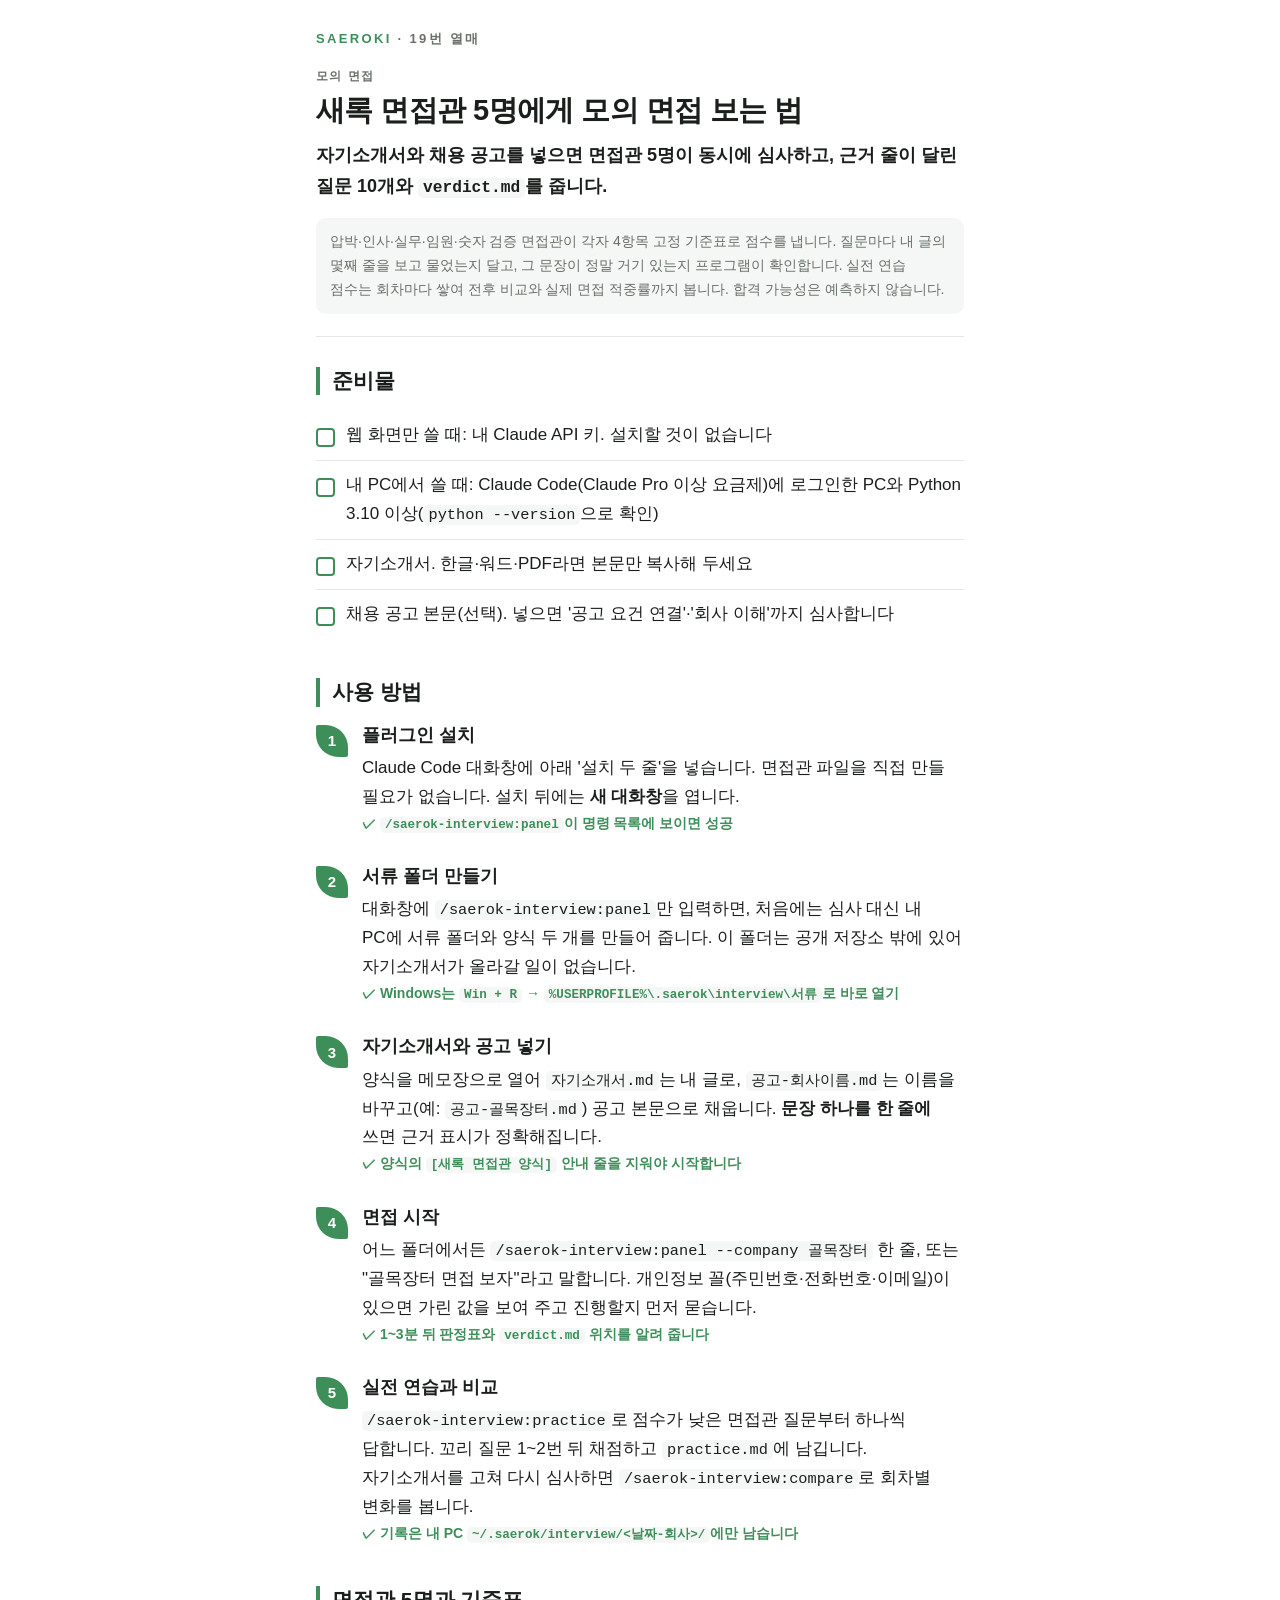
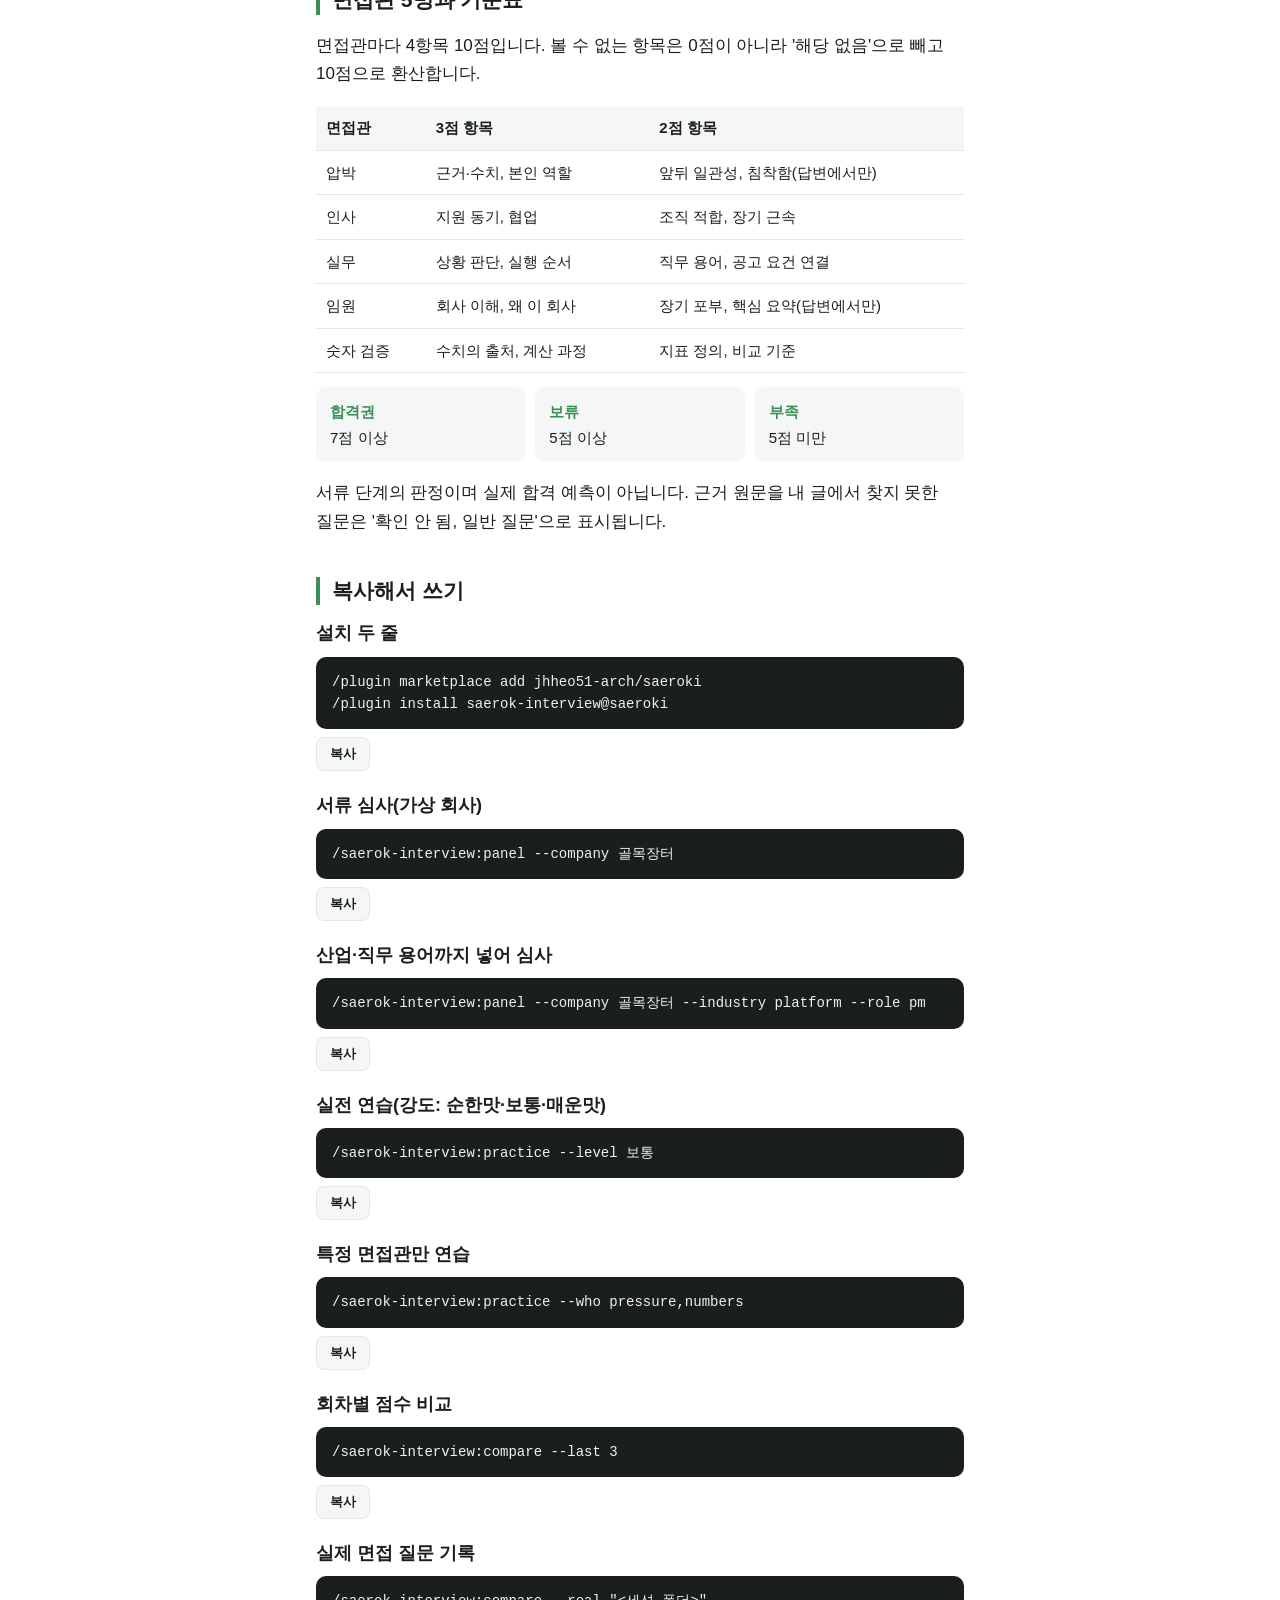
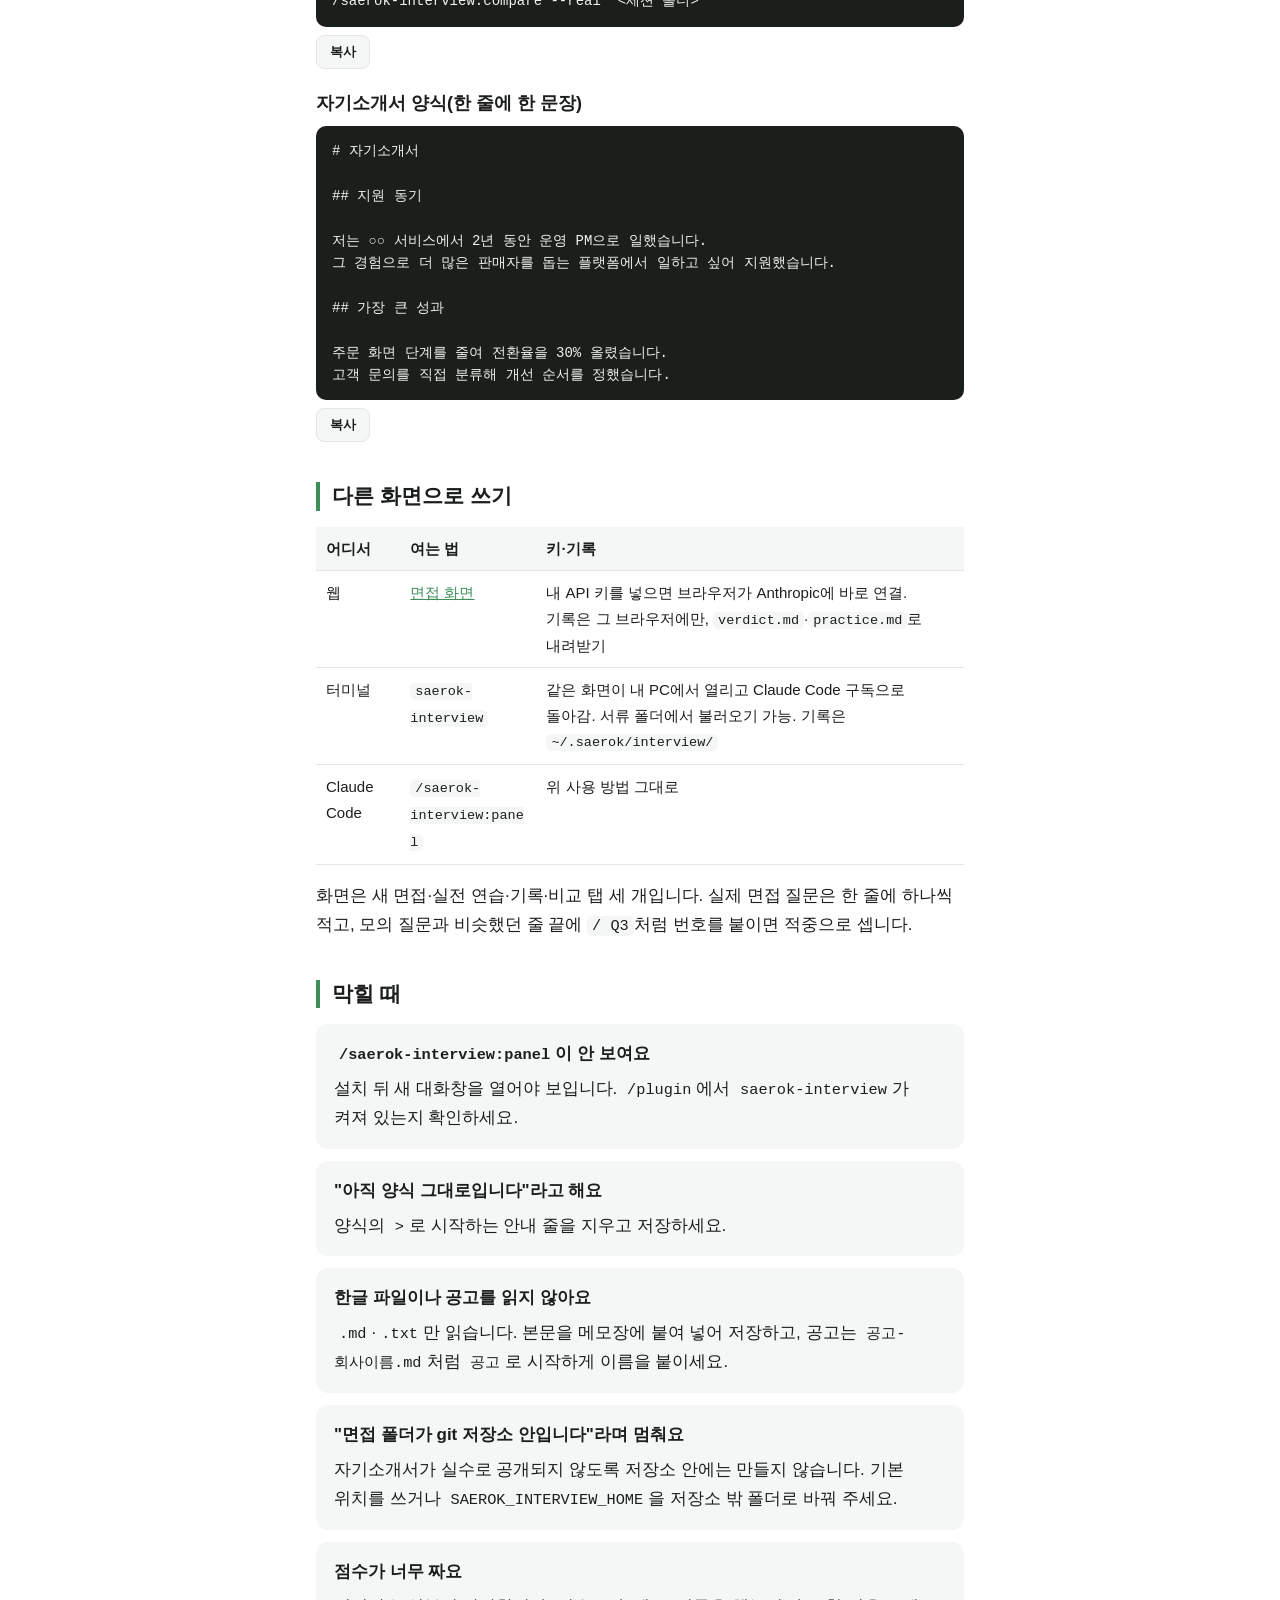
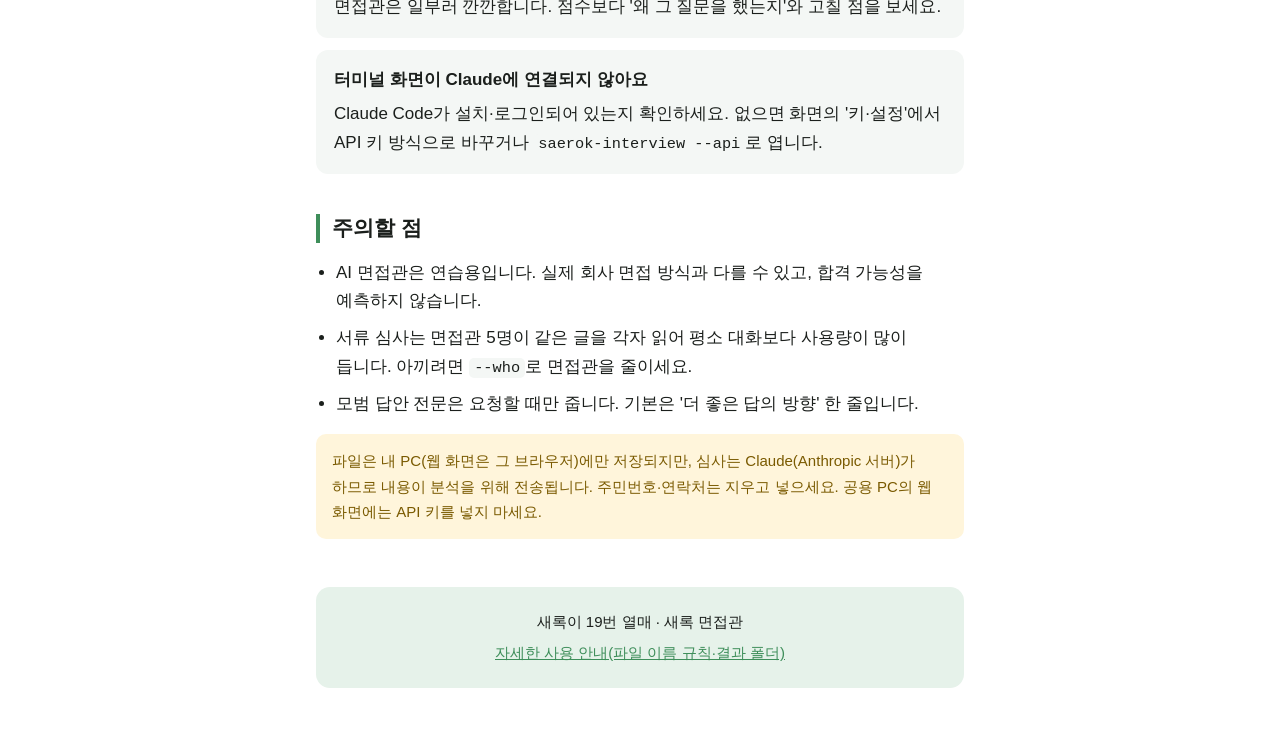
<file: fruits/19-saerok-interview/web/guide.html>
<!doctype html>
<html lang="ko">
<head>
<meta charset="utf-8">
<meta name="viewport" content="width=device-width, initial-scale=1">
<title>새록 면접관 사용 안내</title>
<meta property="og:title" content="새록 면접관 5명에게 모의 면접 보는 법">
<style>
/* 새록 면접관 사용 안내. 폰에서도 읽히도록 한 줄로 흐르는 문서로 만듭니다. */
:root {
  --accent: #3E8E5A;      /* 새록이 잎 색 */
  --accent-soft: #E6F2EA;
  --fg: #1B1F1C;
  --muted: #687068;
  --line: #E3E8E4;
  --bg: #FFFFFF;
  --panel: #F4F7F5;
  --code-bg: #1B1F1C;
  --code-fg: #EEF3EF;
  --warn-bg: #FFF5DB;
  --warn-fg: #7A5A00;
  --font: "Pretendard Variable", Pretendard, -apple-system, BlinkMacSystemFont,
    "Apple SD Gothic Neo", "Malgun Gothic", sans-serif;
  --mono: Consolas, "D2Coding", "SFMono-Regular", ui-monospace, monospace;
}
@media (prefers-color-scheme: dark) {
  :root {
    --accent: #6CC48A;
    --accent-soft: #1C2C21;
    --fg: #EEF3EF;
    --muted: #9AA39C;
    --line: #2A322C;
    --bg: #111513;
    --panel: #1A201C;
    --code-bg: #070908;
    --warn-bg: #2E2710;
    --warn-fg: #E8C55A;
  }
}
* { box-sizing: border-box; }
html { -webkit-text-size-adjust: 100%; }
body {
  margin: 0; background: var(--bg); color: var(--fg);
  font-family: var(--font); font-size: 17px; line-height: 1.7;
  word-break: keep-all; overflow-wrap: anywhere;
}
a { color: var(--accent); }
.wrap { max-width: 680px; margin: 0 auto; padding: 0 16px 64px; }

header { padding: 28px 0 22px; border-bottom: 1px solid var(--line); margin-bottom: 30px; }
.brand { font-size: 13px; font-weight: 800; letter-spacing: .18em; color: var(--muted); }
.brand b { color: var(--accent); }
.kicker { margin-top: 16px; font-size: 12px; font-weight: 700; letter-spacing: .12em; color: var(--muted); }
h1 { margin: 6px 0 10px; font-size: 29px; line-height: 1.3; letter-spacing: -.02em; font-weight: 800; }
.lead { margin: 0; font-size: 18px; font-weight: 600; }
.note { margin-top: 16px; padding: 12px 14px; background: var(--panel); border-radius: 10px; font-size: 14px; color: var(--muted); }

section { margin-bottom: 40px; }
h2 { margin: 0 0 16px; padding-left: 12px; border-left: 4px solid var(--accent); font-size: 21px; font-weight: 800; line-height: 1.35; }
h3 { margin: 0 0 6px; font-size: 18px; font-weight: 700; line-height: 1.4; }

.needs { list-style: none; margin: 0; padding: 0; }
.needs li { position: relative; padding: 10px 0 10px 30px; border-bottom: 1px solid var(--line); }
.needs li:last-child { border-bottom: 0; }
.needs li::before {
  content: ""; position: absolute; left: 0; top: 17px; width: 15px; height: 15px;
  border: 2px solid var(--accent); border-radius: 4px;
}

.step { position: relative; padding-left: 46px; margin-bottom: 28px; }
.step .no {
  /* 번호 배지를 나뭇잎 모양으로: 왼쪽 위·오른쪽 아래는 뾰족, 나머지는 둥글게 */
  position: absolute; left: 0; top: 2px; width: 32px; height: 32px; border-radius: 2px 70%;
  background: var(--accent); color: #fff; font-weight: 800; font-size: 15px;
  display: flex; align-items: center; justify-content: center;
}
.step p { margin: 0; }
.check { margin: 8px 0 0; font-size: 14px; color: var(--accent); font-weight: 600; }
.check::before { content: "✓ "; }

.item { margin-bottom: 22px; }
.copy {
  margin: 10px 0 0; padding: 14px 16px; border-radius: 10px;
  background: var(--code-bg); color: var(--code-fg);
  font-family: var(--mono); font-size: 14px; line-height: 1.6;
  white-space: pre-wrap; overflow-x: auto;
}
.copy-btn {
  margin-top: 8px; padding: 7px 13px; border-radius: 8px; cursor: pointer;
  font: 600 13px var(--font); color: var(--fg);
  background: var(--panel); border: 1px solid var(--line);
}
.copy-btn.done { border-color: var(--accent); color: var(--accent); }

.table-wrap { overflow-x: auto; }
table { width: 100%; border-collapse: collapse; font-size: 15px; }
th, td { text-align: left; vertical-align: top; padding: 9px 10px; border-bottom: 1px solid var(--line); }
th { background: var(--panel); font-weight: 700; white-space: nowrap; }

.verdicts { display: grid; grid-template-columns: repeat(auto-fit, minmax(140px, 1fr)); gap: 10px; }
.verdicts div { padding: 12px 14px; border-radius: 10px; background: var(--panel); font-size: 15px; }
.verdicts b { display: block; color: var(--accent); }

.pit { background: var(--panel); border-radius: 12px; padding: 16px 18px; margin-bottom: 12px; }
.pit .sym { margin: 0 0 6px; font-weight: 700; }
.pit .fix { margin: 0; }

.warn { padding: 14px 16px; border-radius: 10px; background: var(--warn-bg); color: var(--warn-fg); font-size: 15px; }
.plain { margin: 0; padding-left: 20px; }
.plain li { margin-bottom: 8px; }
code { font-family: var(--mono); font-size: .9em; padding: 1px 5px; border-radius: 5px; background: var(--panel); }

footer { margin-top: 48px; padding: 22px 18px; border-radius: 14px; background: var(--accent-soft); text-align: center; font-size: 15px; }
footer p { margin: 0 0 6px; }
footer p:last-child { margin: 0; }
</style>
</head>
<body>
<div class="wrap">

<header>
  <div class="brand"><b>SAEROKI</b> · 19번 열매</div>
  <div class="kicker">모의 면접</div>
  <h1>새록 면접관 5명에게 모의 면접 보는 법</h1>
  <p class="lead">자기소개서와 채용 공고를 넣으면 면접관 5명이 동시에 심사하고, 근거 줄이 달린 질문 10개와 <code>verdict.md</code>를 줍니다.</p>
  <div class="note">압박·인사·실무·임원·숫자 검증 면접관이 각자 4항목 고정 기준표로 점수를 냅니다. 질문마다 내 글의 몇째 줄을 보고 물었는지 달고, 그 문장이 정말 거기 있는지 프로그램이 확인합니다. 실전 연습 점수는 회차마다 쌓여 전후 비교와 실제 면접 적중률까지 봅니다. 합격 가능성은 예측하지 않습니다.</div>
</header>

<section>
  <h2>준비물</h2>
  <ul class="needs">
    <li>웹 화면만 쓸 때: 내 Claude API 키. 설치할 것이 없습니다</li>
    <li>내 PC에서 쓸 때: Claude Code(Claude Pro 이상 요금제)에 로그인한 PC와 Python 3.10 이상(<code>python --version</code>으로 확인)</li>
    <li>자기소개서. 한글·워드·PDF라면 본문만 복사해 두세요</li>
    <li>채용 공고 본문(선택). 넣으면 '공고 요건 연결'·'회사 이해'까지 심사합니다</li>
  </ul>
</section>

<section>
  <h2>사용 방법</h2>

  <div class="step">
    <div class="no">1</div>
    <h3>플러그인 설치</h3>
    <p>Claude Code 대화창에 아래 '설치 두 줄'을 넣습니다. 면접관 파일을 직접 만들 필요가 없습니다. 설치 뒤에는 <b>새 대화창</b>을 엽니다.</p>
    <p class="check"><code>/saerok-interview:panel</code>이 명령 목록에 보이면 성공</p>
  </div>

  <div class="step">
    <div class="no">2</div>
    <h3>서류 폴더 만들기</h3>
    <p>대화창에 <code>/saerok-interview:panel</code>만 입력하면, 처음에는 심사 대신 내 PC에 서류 폴더와 양식 두 개를 만들어 줍니다. 이 폴더는 공개 저장소 밖에 있어 자기소개서가 올라갈 일이 없습니다.</p>
    <p class="check">Windows는 <code>Win + R</code> → <code>%USERPROFILE%\.saerok\interview\서류</code>로 바로 열기</p>
  </div>

  <div class="step">
    <div class="no">3</div>
    <h3>자기소개서와 공고 넣기</h3>
    <p>양식을 메모장으로 열어 <code>자기소개서.md</code>는 내 글로, <code>공고-회사이름.md</code>는 이름을 바꾸고(예: <code>공고-골목장터.md</code>) 공고 본문으로 채웁니다. <b>문장 하나를 한 줄에</b> 쓰면 근거 표시가 정확해집니다.</p>
    <p class="check">양식의 <code>[새록 면접관 양식]</code> 안내 줄을 지워야 시작합니다</p>
  </div>

  <div class="step">
    <div class="no">4</div>
    <h3>면접 시작</h3>
    <p>어느 폴더에서든 <code>/saerok-interview:panel --company 골목장터</code> 한 줄, 또는 "골목장터 면접 보자"라고 말합니다. 개인정보 꼴(주민번호·전화번호·이메일)이 있으면 가린 값을 보여 주고 진행할지 먼저 묻습니다.</p>
    <p class="check">1~3분 뒤 판정표와 <code>verdict.md</code> 위치를 알려 줍니다</p>
  </div>

  <div class="step">
    <div class="no">5</div>
    <h3>실전 연습과 비교</h3>
    <p><code>/saerok-interview:practice</code>로 점수가 낮은 면접관 질문부터 하나씩 답합니다. 꼬리 질문 1~2번 뒤 채점하고 <code>practice.md</code>에 남깁니다. 자기소개서를 고쳐 다시 심사하면 <code>/saerok-interview:compare</code>로 회차별 변화를 봅니다.</p>
    <p class="check">기록은 내 PC <code>~/.saerok/interview/&lt;날짜-회사&gt;/</code>에만 남습니다</p>
  </div>
</section>

<section>
  <h2>면접관 5명과 기준표</h2>
  <p>면접관마다 4항목 10점입니다. 볼 수 없는 항목은 0점이 아니라 '해당 없음'으로 빼고 10점으로 환산합니다.</p>
  <div class="table-wrap">
  <table>
    <tr><th>면접관</th><th>3점 항목</th><th>2점 항목</th></tr>
    <tr><td>압박</td><td>근거·수치, 본인 역할</td><td>앞뒤 일관성, 침착함(답변에서만)</td></tr>
    <tr><td>인사</td><td>지원 동기, 협업</td><td>조직 적합, 장기 근속</td></tr>
    <tr><td>실무</td><td>상황 판단, 실행 순서</td><td>직무 용어, 공고 요건 연결</td></tr>
    <tr><td>임원</td><td>회사 이해, 왜 이 회사</td><td>장기 포부, 핵심 요약(답변에서만)</td></tr>
    <tr><td>숫자 검증</td><td>수치의 출처, 계산 과정</td><td>지표 정의, 비교 기준</td></tr>
  </table>
  </div>
  <div class="verdicts" style="margin-top:14px">
    <div><b>합격권</b>7점 이상</div>
    <div><b>보류</b>5점 이상</div>
    <div><b>부족</b>5점 미만</div>
  </div>
  <p>서류 단계의 판정이며 실제 합격 예측이 아닙니다. 근거 원문을 내 글에서 찾지 못한 질문은 '확인 안 됨, 일반 질문'으로 표시됩니다.</p>
</section>

<section>
  <h2>복사해서 쓰기</h2>

  <div class="item">
    <h3>설치 두 줄</h3>
<pre class="copy">/plugin marketplace add jhheo51-arch/saeroki
/plugin install saerok-interview@saeroki</pre>
    <button class="copy-btn" type="button">복사</button>
  </div>

  <div class="item">
    <h3>서류 심사(가상 회사)</h3>
<pre class="copy">/saerok-interview:panel --company 골목장터</pre>
    <button class="copy-btn" type="button">복사</button>
  </div>

  <div class="item">
    <h3>산업·직무 용어까지 넣어 심사</h3>
<pre class="copy">/saerok-interview:panel --company 골목장터 --industry platform --role pm</pre>
    <button class="copy-btn" type="button">복사</button>
  </div>

  <div class="item">
    <h3>실전 연습(강도: 순한맛·보통·매운맛)</h3>
<pre class="copy">/saerok-interview:practice --level 보통</pre>
    <button class="copy-btn" type="button">복사</button>
  </div>

  <div class="item">
    <h3>특정 면접관만 연습</h3>
<pre class="copy">/saerok-interview:practice --who pressure,numbers</pre>
    <button class="copy-btn" type="button">복사</button>
  </div>

  <div class="item">
    <h3>회차별 점수 비교</h3>
<pre class="copy">/saerok-interview:compare --last 3</pre>
    <button class="copy-btn" type="button">복사</button>
  </div>

  <div class="item">
    <h3>실제 면접 질문 기록</h3>
<pre class="copy">/saerok-interview:compare --real "&lt;세션 폴더&gt;"</pre>
    <button class="copy-btn" type="button">복사</button>
  </div>

  <div class="item">
    <h3>자기소개서 양식(한 줄에 한 문장)</h3>
<pre class="copy"># 자기소개서

## 지원 동기

저는 ○○ 서비스에서 2년 동안 운영 PM으로 일했습니다.
그 경험으로 더 많은 판매자를 돕는 플랫폼에서 일하고 싶어 지원했습니다.

## 가장 큰 성과

주문 화면 단계를 줄여 전환율을 30% 올렸습니다.
고객 문의를 직접 분류해 개선 순서를 정했습니다.</pre>
    <button class="copy-btn" type="button">복사</button>
  </div>
</section>

<section>
  <h2>다른 화면으로 쓰기</h2>
  <div class="table-wrap">
  <table>
    <tr><th>어디서</th><th>여는 법</th><th>키·기록</th></tr>
    <tr><td>웹</td><td><a href="./">면접 화면</a></td><td>내 API 키를 넣으면 브라우저가 Anthropic에 바로 연결. 기록은 그 브라우저에만, <code>verdict.md</code>·<code>practice.md</code>로 내려받기</td></tr>
    <tr><td>터미널</td><td><code>saerok-interview</code></td><td>같은 화면이 내 PC에서 열리고 Claude Code 구독으로 돌아감. 서류 폴더에서 불러오기 가능. 기록은 <code>~/.saerok/interview/</code></td></tr>
    <tr><td>Claude Code</td><td><code>/saerok-interview:panel</code></td><td>위 사용 방법 그대로</td></tr>
  </table>
  </div>
  <p>화면은 새 면접·실전 연습·기록·비교 탭 세 개입니다. 실제 면접 질문은 한 줄에 하나씩 적고, 모의 질문과 비슷했던 줄 끝에 <code>/ Q3</code>처럼 번호를 붙이면 적중으로 셉니다.</p>
</section>

<section>
  <h2>막힐 때</h2>
  <div class="pit">
    <p class="sym"><code>/saerok-interview:panel</code>이 안 보여요</p>
    <p class="fix">설치 뒤 새 대화창을 열어야 보입니다. <code>/plugin</code>에서 <code>saerok-interview</code>가 켜져 있는지 확인하세요.</p>
  </div>
  <div class="pit">
    <p class="sym">"아직 양식 그대로입니다"라고 해요</p>
    <p class="fix">양식의 <code>&gt;</code>로 시작하는 안내 줄을 지우고 저장하세요.</p>
  </div>
  <div class="pit">
    <p class="sym">한글 파일이나 공고를 읽지 않아요</p>
    <p class="fix"><code>.md</code>·<code>.txt</code>만 읽습니다. 본문을 메모장에 붙여 넣어 저장하고, 공고는 <code>공고-회사이름.md</code>처럼 <code>공고</code>로 시작하게 이름을 붙이세요.</p>
  </div>
  <div class="pit">
    <p class="sym">"면접 폴더가 git 저장소 안입니다"라며 멈춰요</p>
    <p class="fix">자기소개서가 실수로 공개되지 않도록 저장소 안에는 만들지 않습니다. 기본 위치를 쓰거나 <code>SAEROK_INTERVIEW_HOME</code>을 저장소 밖 폴더로 바꿔 주세요.</p>
  </div>
  <div class="pit">
    <p class="sym">점수가 너무 짜요</p>
    <p class="fix">면접관은 일부러 깐깐합니다. 점수보다 '왜 그 질문을 했는지'와 고칠 점을 보세요.</p>
  </div>
  <div class="pit">
    <p class="sym">터미널 화면이 Claude에 연결되지 않아요</p>
    <p class="fix">Claude Code가 설치·로그인되어 있는지 확인하세요. 없으면 화면의 '키·설정'에서 API 키 방식으로 바꾸거나 <code>saerok-interview --api</code>로 엽니다.</p>
  </div>
</section>

<section>
  <h2>주의할 점</h2>
  <ul class="plain">
    <li>AI 면접관은 연습용입니다. 실제 회사 면접 방식과 다를 수 있고, 합격 가능성을 예측하지 않습니다.</li>
    <li>서류 심사는 면접관 5명이 같은 글을 각자 읽어 평소 대화보다 사용량이 많이 듭니다. 아끼려면 <code>--who</code>로 면접관을 줄이세요.</li>
    <li>모범 답안 전문은 요청할 때만 줍니다. 기본은 '더 좋은 답의 방향' 한 줄입니다.</li>
  </ul>
  <p class="warn">파일은 내 PC(웹 화면은 그 브라우저)에만 저장되지만, 심사는 Claude(Anthropic 서버)가 하므로 내용이 분석을 위해 전송됩니다. 주민번호·연락처는 지우고 넣으세요. 공용 PC의 웹 화면에는 API 키를 넣지 마세요.</p>
</section>

<footer>
  <p>새록이 19번 열매 · 새록 면접관</p>
  <p><a href="https://github.com/jhheo51-arch/saeroki/blob/main/fruits/19-saerok-interview/GUIDE.md">자세한 사용 안내(파일 이름 규칙·결과 폴더)</a></p>
</footer>

</div>
<script>
document.querySelectorAll(".copy-btn").forEach(function (btn) {
  btn.addEventListener("click", function () {
    var text = btn.previousElementSibling.textContent;
    var done = function () {
      btn.textContent = "복사됨";
      btn.classList.add("done");
      setTimeout(function () { btn.textContent = "복사"; btn.classList.remove("done"); }, 1500);
    };
    if (navigator.clipboard) navigator.clipboard.writeText(text).then(done, function () {});
  });
});
</script>
</body>
</html>
</file>
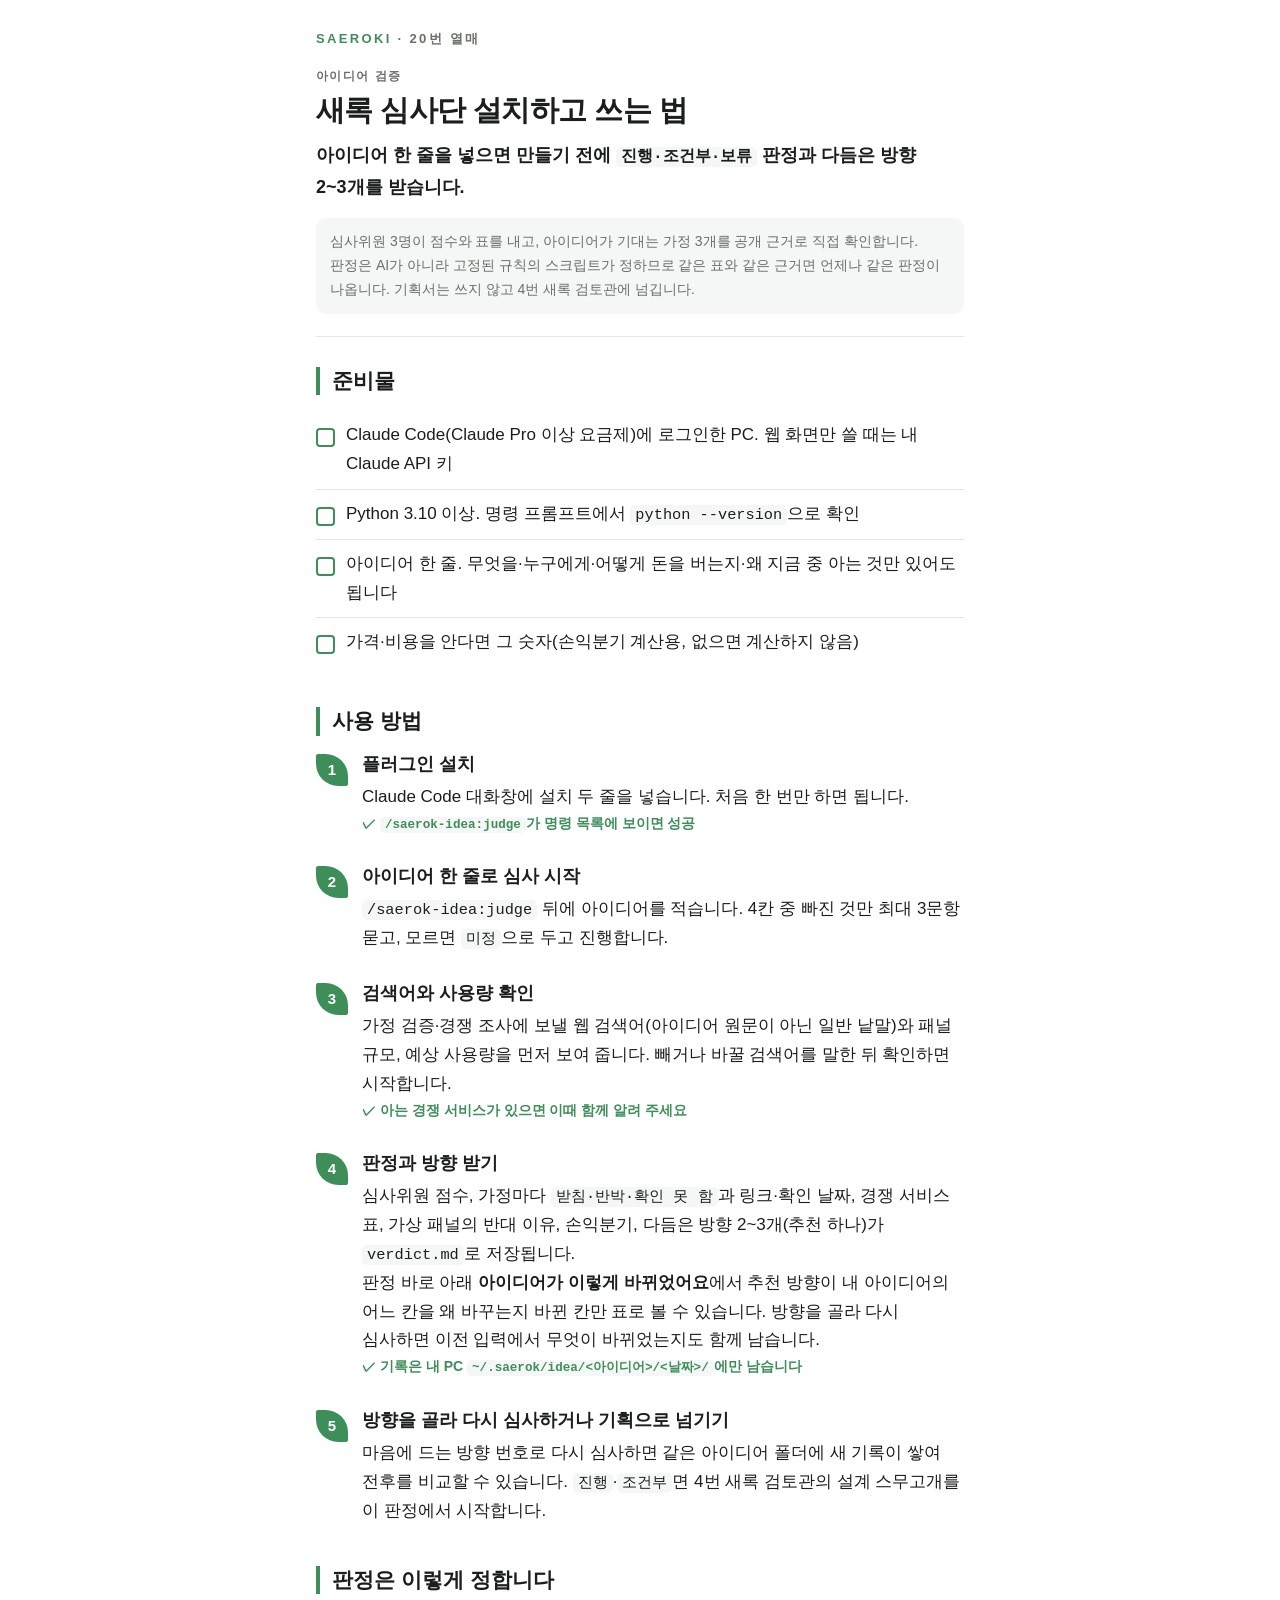
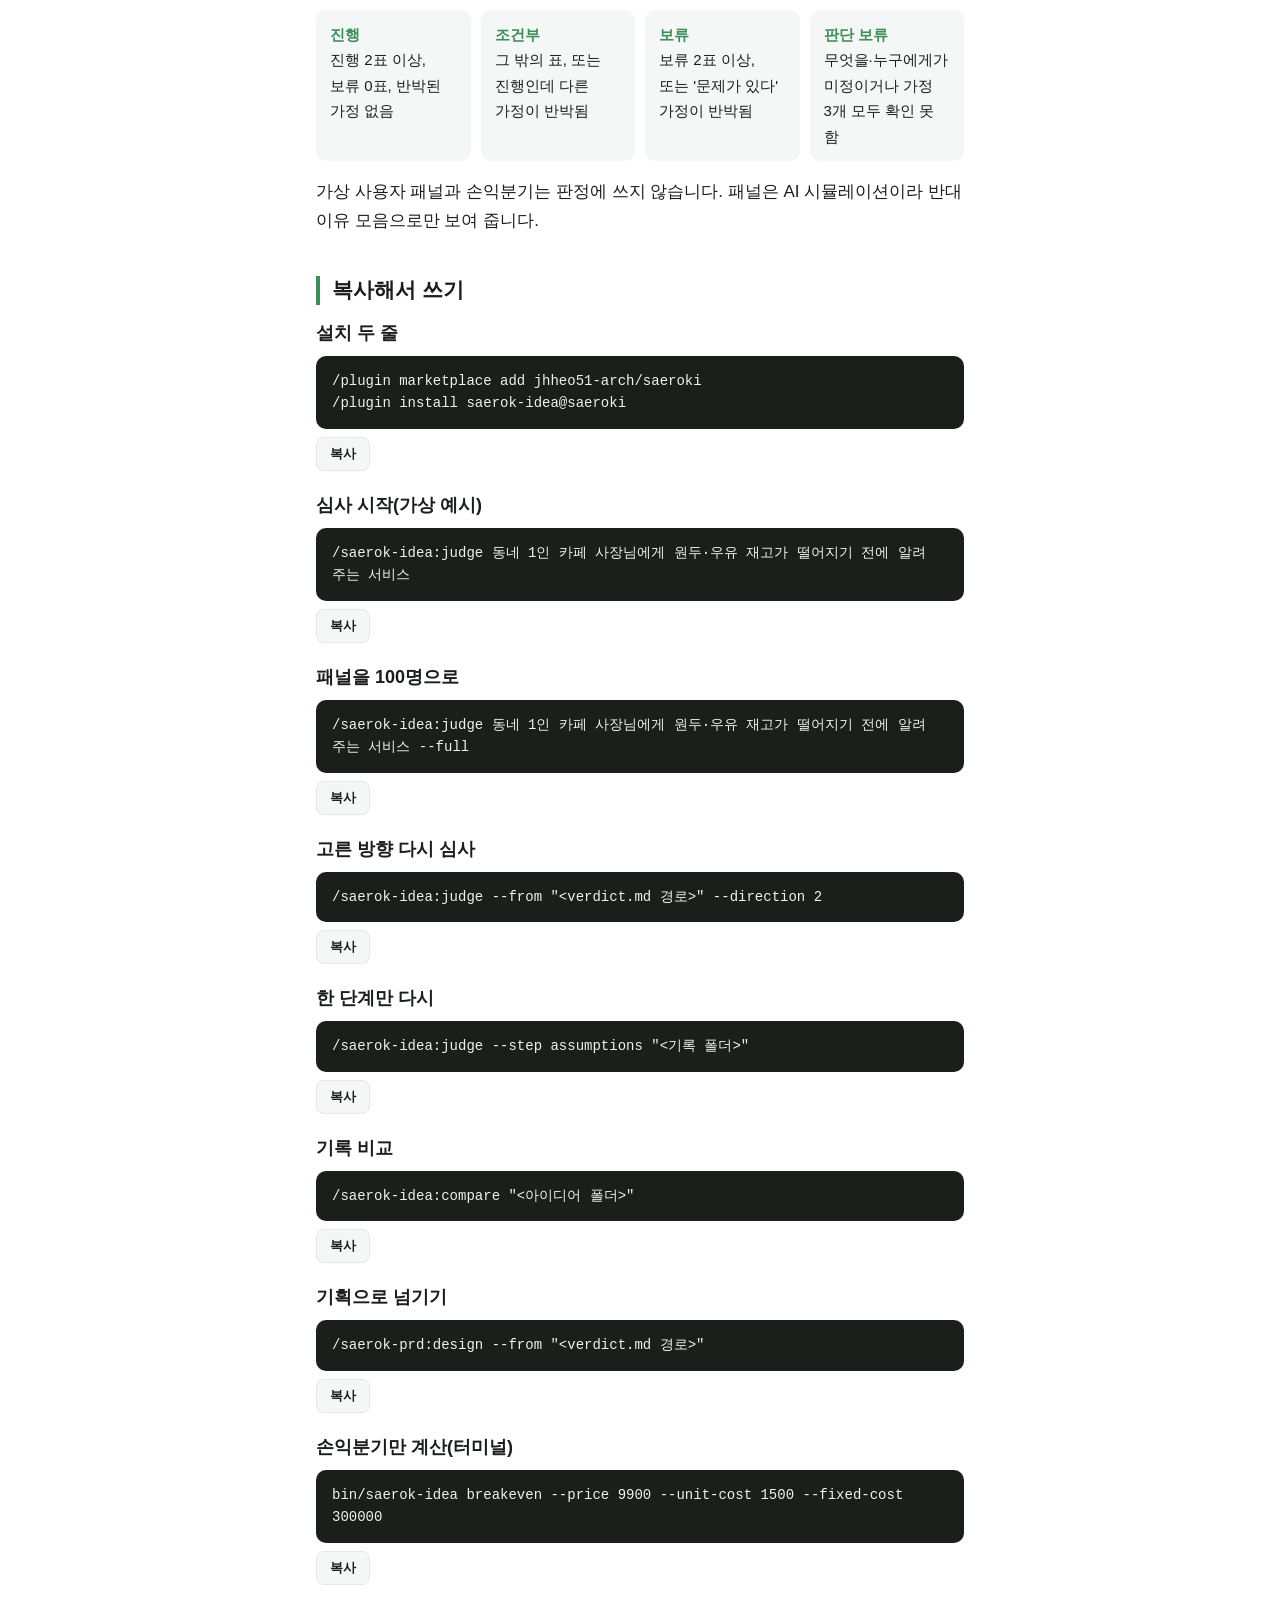
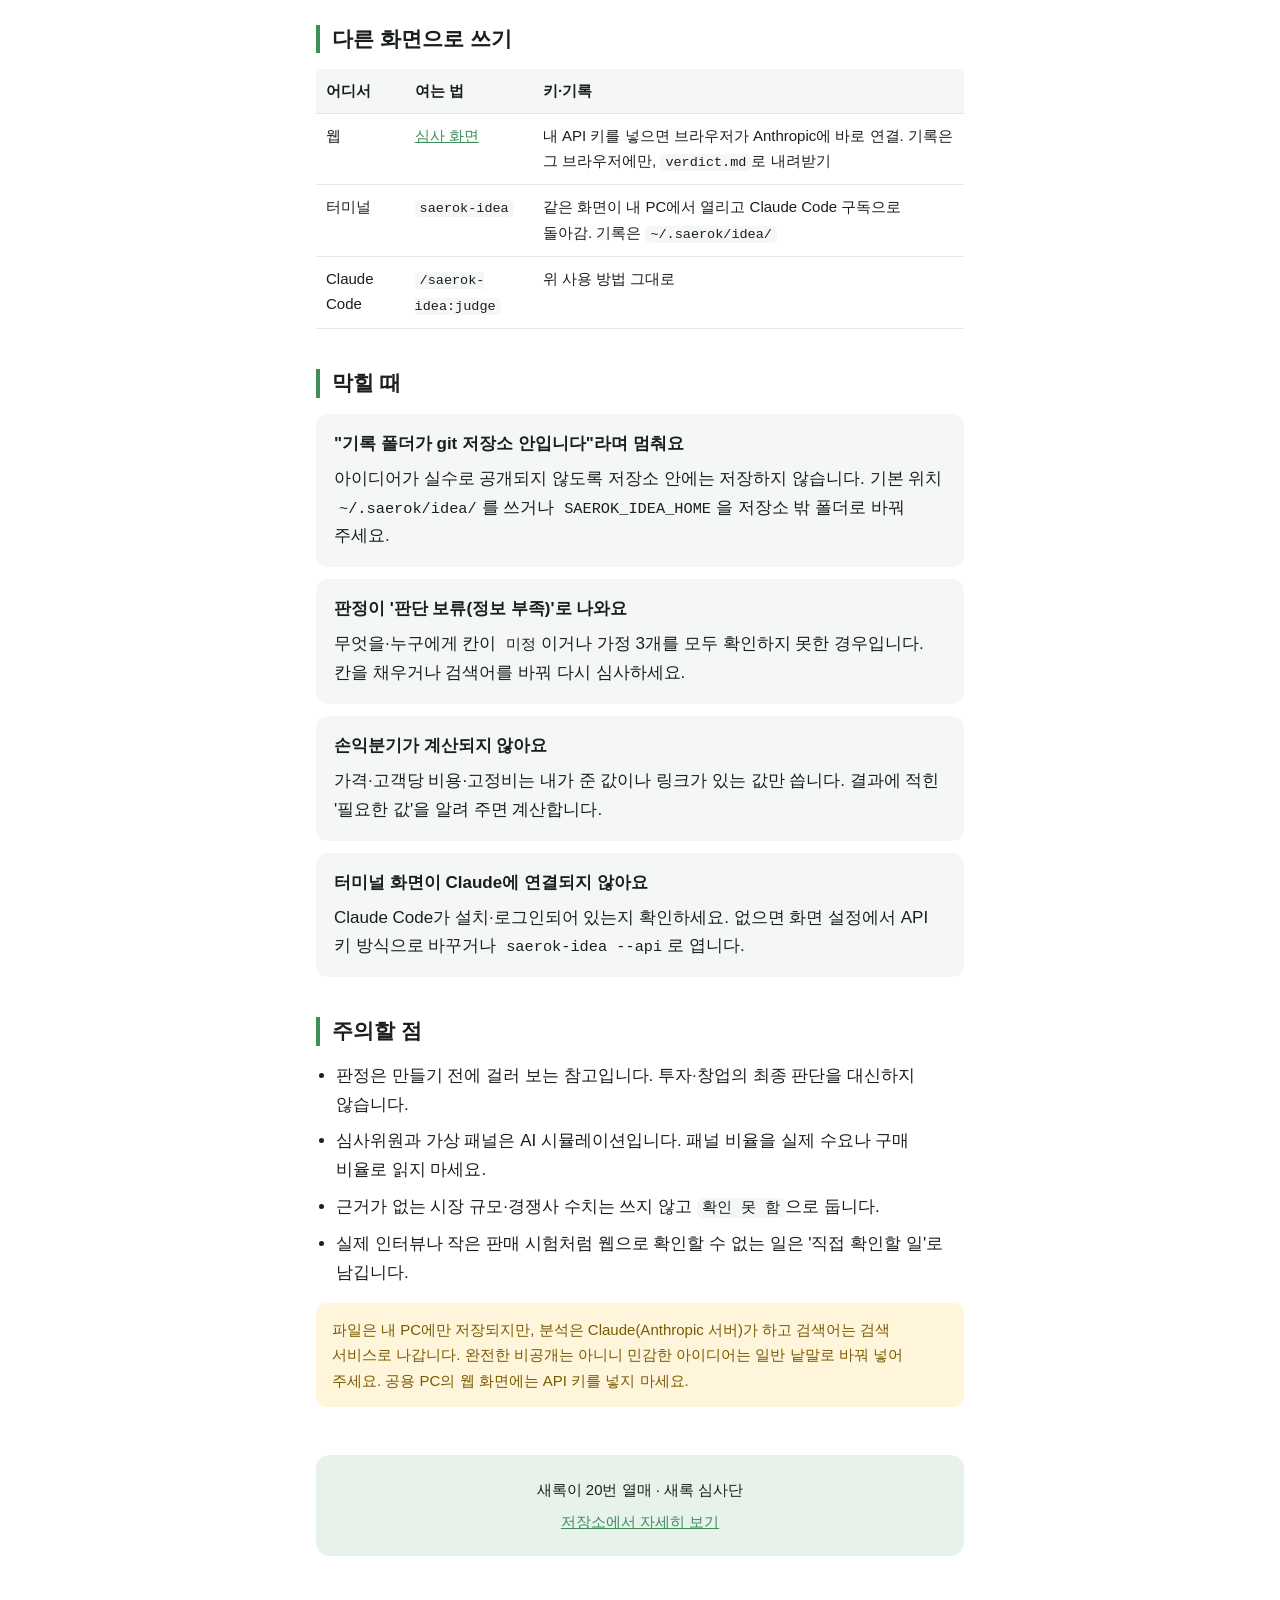
<file: fruits/20-saerok-idea/web/guide.html>
<!doctype html>
<html lang="ko">
<head>
<meta charset="utf-8">
<meta name="viewport" content="width=device-width, initial-scale=1">
<title>새록 심사단 사용 안내</title>
<meta property="og:title" content="새록 심사단 설치하고 쓰는 법">
<style>
/* 새록 심사단 사용 안내. 폰에서도 읽히도록 한 줄로 흐르는 문서로 만듭니다. */
:root {
  --accent: #3E8E5A;      /* 새록이 잎 색 */
  --accent-soft: #E6F2EA;
  --fg: #1B1F1C;
  --muted: #687068;
  --line: #E3E8E4;
  --bg: #FFFFFF;
  --panel: #F4F7F5;
  --code-bg: #1B1F1C;
  --code-fg: #EEF3EF;
  --warn-bg: #FFF5DB;
  --warn-fg: #7A5A00;
  --font: "Pretendard Variable", Pretendard, -apple-system, BlinkMacSystemFont,
    "Apple SD Gothic Neo", "Malgun Gothic", sans-serif;
  --mono: Consolas, "D2Coding", "SFMono-Regular", ui-monospace, monospace;
}
@media (prefers-color-scheme: dark) {
  :root {
    --accent: #6CC48A;
    --accent-soft: #1C2C21;
    --fg: #EEF3EF;
    --muted: #9AA39C;
    --line: #2A322C;
    --bg: #111513;
    --panel: #1A201C;
    --code-bg: #070908;
    --warn-bg: #2E2710;
    --warn-fg: #E8C55A;
  }
}
* { box-sizing: border-box; }
html { -webkit-text-size-adjust: 100%; }
body {
  margin: 0; background: var(--bg); color: var(--fg);
  font-family: var(--font); font-size: 17px; line-height: 1.7;
  word-break: keep-all; overflow-wrap: anywhere;
}
a { color: var(--accent); }
.wrap { max-width: 680px; margin: 0 auto; padding: 0 16px 64px; }

header { padding: 28px 0 22px; border-bottom: 1px solid var(--line); margin-bottom: 30px; }
.brand { font-size: 13px; font-weight: 800; letter-spacing: .18em; color: var(--muted); }
.brand b { color: var(--accent); }
.kicker { margin-top: 16px; font-size: 12px; font-weight: 700; letter-spacing: .12em; color: var(--muted); }
h1 { margin: 6px 0 10px; font-size: 29px; line-height: 1.3; letter-spacing: -.02em; font-weight: 800; }
.lead { margin: 0; font-size: 18px; font-weight: 600; }
.note { margin-top: 16px; padding: 12px 14px; background: var(--panel); border-radius: 10px; font-size: 14px; color: var(--muted); }

section { margin-bottom: 40px; }
h2 { margin: 0 0 16px; padding-left: 12px; border-left: 4px solid var(--accent); font-size: 21px; font-weight: 800; line-height: 1.35; }
h3 { margin: 0 0 6px; font-size: 18px; font-weight: 700; line-height: 1.4; }

.needs { list-style: none; margin: 0; padding: 0; }
.needs li { position: relative; padding: 10px 0 10px 30px; border-bottom: 1px solid var(--line); }
.needs li:last-child { border-bottom: 0; }
.needs li::before {
  content: ""; position: absolute; left: 0; top: 17px; width: 15px; height: 15px;
  border: 2px solid var(--accent); border-radius: 4px;
}

.step { position: relative; padding-left: 46px; margin-bottom: 28px; }
.step .no {
  /* 번호 배지를 나뭇잎 모양으로: 왼쪽 위·오른쪽 아래는 뾰족, 나머지는 둥글게 */
  position: absolute; left: 0; top: 2px; width: 32px; height: 32px; border-radius: 2px 70%;
  background: var(--accent); color: #fff; font-weight: 800; font-size: 15px;
  display: flex; align-items: center; justify-content: center;
}
.step p { margin: 0; }
.check { margin: 8px 0 0; font-size: 14px; color: var(--accent); font-weight: 600; }
.check::before { content: "✓ "; }

.item { margin-bottom: 22px; }
.copy {
  margin: 10px 0 0; padding: 14px 16px; border-radius: 10px;
  background: var(--code-bg); color: var(--code-fg);
  font-family: var(--mono); font-size: 14px; line-height: 1.6;
  white-space: pre-wrap; overflow-x: auto;
}
.copy-btn {
  margin-top: 8px; padding: 7px 13px; border-radius: 8px; cursor: pointer;
  font: 600 13px var(--font); color: var(--fg);
  background: var(--panel); border: 1px solid var(--line);
}
.copy-btn.done { border-color: var(--accent); color: var(--accent); }

.table-wrap { overflow-x: auto; }
table { width: 100%; border-collapse: collapse; font-size: 15px; }
th, td { text-align: left; vertical-align: top; padding: 9px 10px; border-bottom: 1px solid var(--line); }
th { background: var(--panel); font-weight: 700; white-space: nowrap; }

.verdicts { display: grid; grid-template-columns: repeat(auto-fit, minmax(140px, 1fr)); gap: 10px; }
.verdicts div { padding: 12px 14px; border-radius: 10px; background: var(--panel); font-size: 15px; }
.verdicts b { display: block; color: var(--accent); }

.pit { background: var(--panel); border-radius: 12px; padding: 16px 18px; margin-bottom: 12px; }
.pit .sym { margin: 0 0 6px; font-weight: 700; }
.pit .fix { margin: 0; }

.warn { padding: 14px 16px; border-radius: 10px; background: var(--warn-bg); color: var(--warn-fg); font-size: 15px; }
.plain { margin: 0; padding-left: 20px; }
.plain li { margin-bottom: 8px; }
code { font-family: var(--mono); font-size: .9em; padding: 1px 5px; border-radius: 5px; background: var(--panel); }

footer { margin-top: 48px; padding: 22px 18px; border-radius: 14px; background: var(--accent-soft); text-align: center; font-size: 15px; }
footer p { margin: 0 0 6px; }
footer p:last-child { margin: 0; }
</style>
</head>
<body>
<div class="wrap">

<header>
  <div class="brand"><b>SAEROKI</b> · 20번 열매</div>
  <div class="kicker">아이디어 검증</div>
  <h1>새록 심사단 설치하고 쓰는 법</h1>
  <p class="lead">아이디어 한 줄을 넣으면 만들기 전에 <code>진행·조건부·보류</code> 판정과 다듬은 방향 2~3개를 받습니다.</p>
  <div class="note">심사위원 3명이 점수와 표를 내고, 아이디어가 기대는 가정 3개를 공개 근거로 직접 확인합니다. 판정은 AI가 아니라 고정된 규칙의 스크립트가 정하므로 같은 표와 같은 근거면 언제나 같은 판정이 나옵니다. 기획서는 쓰지 않고 4번 새록 검토관에 넘깁니다.</div>
</header>

<section>
  <h2>준비물</h2>
  <ul class="needs">
    <li>Claude Code(Claude Pro 이상 요금제)에 로그인한 PC. 웹 화면만 쓸 때는 내 Claude API 키</li>
    <li>Python 3.10 이상. 명령 프롬프트에서 <code>python --version</code>으로 확인</li>
    <li>아이디어 한 줄. 무엇을·누구에게·어떻게 돈을 버는지·왜 지금 중 아는 것만 있어도 됩니다</li>
    <li>가격·비용을 안다면 그 숫자(손익분기 계산용, 없으면 계산하지 않음)</li>
  </ul>
</section>

<section>
  <h2>사용 방법</h2>

  <div class="step">
    <div class="no">1</div>
    <h3>플러그인 설치</h3>
    <p>Claude Code 대화창에 설치 두 줄을 넣습니다. 처음 한 번만 하면 됩니다.</p>
    <p class="check"><code>/saerok-idea:judge</code>가 명령 목록에 보이면 성공</p>
  </div>

  <div class="step">
    <div class="no">2</div>
    <h3>아이디어 한 줄로 심사 시작</h3>
    <p><code>/saerok-idea:judge</code> 뒤에 아이디어를 적습니다. 4칸 중 빠진 것만 최대 3문항 묻고, 모르면 <code>미정</code>으로 두고 진행합니다.</p>
  </div>

  <div class="step">
    <div class="no">3</div>
    <h3>검색어와 사용량 확인</h3>
    <p>가정 검증·경쟁 조사에 보낼 웹 검색어(아이디어 원문이 아닌 일반 낱말)와 패널 규모, 예상 사용량을 먼저 보여 줍니다. 빼거나 바꿀 검색어를 말한 뒤 확인하면 시작합니다.</p>
    <p class="check">아는 경쟁 서비스가 있으면 이때 함께 알려 주세요</p>
  </div>

  <div class="step">
    <div class="no">4</div>
    <h3>판정과 방향 받기</h3>
    <p>심사위원 점수, 가정마다 <code>받침·반박·확인 못 함</code>과 링크·확인 날짜, 경쟁 서비스 표, 가상 패널의 반대 이유, 손익분기, 다듬은 방향 2~3개(추천 하나)가 <code>verdict.md</code>로 저장됩니다.</p>
    <p>판정 바로 아래 <b>아이디어가 이렇게 바뀌었어요</b>에서 추천 방향이 내 아이디어의 어느 칸을 왜 바꾸는지 바뀐 칸만 표로 볼 수 있습니다. 방향을 골라 다시 심사하면 이전 입력에서 무엇이 바뀌었는지도 함께 남습니다.</p>
    <p class="check">기록은 내 PC <code>~/.saerok/idea/&lt;아이디어&gt;/&lt;날짜&gt;/</code>에만 남습니다</p>
  </div>

  <div class="step">
    <div class="no">5</div>
    <h3>방향을 골라 다시 심사하거나 기획으로 넘기기</h3>
    <p>마음에 드는 방향 번호로 다시 심사하면 같은 아이디어 폴더에 새 기록이 쌓여 전후를 비교할 수 있습니다. <code>진행</code>·<code>조건부</code>면 4번 새록 검토관의 설계 스무고개를 이 판정에서 시작합니다.</p>
  </div>
</section>

<section>
  <h2>판정은 이렇게 정합니다</h2>
  <div class="verdicts">
    <div><b>진행</b>진행 2표 이상, 보류 0표, 반박된 가정 없음</div>
    <div><b>조건부</b>그 밖의 표, 또는 진행인데 다른 가정이 반박됨</div>
    <div><b>보류</b>보류 2표 이상, 또는 '문제가 있다' 가정이 반박됨</div>
    <div><b>판단 보류</b>무엇을·누구에게가 미정이거나 가정 3개 모두 확인 못 함</div>
  </div>
  <p>가상 사용자 패널과 손익분기는 판정에 쓰지 않습니다. 패널은 AI 시뮬레이션이라 반대 이유 모음으로만 보여 줍니다.</p>
</section>

<section>
  <h2>복사해서 쓰기</h2>

  <div class="item">
    <h3>설치 두 줄</h3>
<pre class="copy">/plugin marketplace add jhheo51-arch/saeroki
/plugin install saerok-idea@saeroki</pre>
    <button class="copy-btn" type="button">복사</button>
  </div>

  <div class="item">
    <h3>심사 시작(가상 예시)</h3>
<pre class="copy">/saerok-idea:judge 동네 1인 카페 사장님에게 원두·우유 재고가 떨어지기 전에 알려 주는 서비스</pre>
    <button class="copy-btn" type="button">복사</button>
  </div>

  <div class="item">
    <h3>패널을 100명으로</h3>
<pre class="copy">/saerok-idea:judge 동네 1인 카페 사장님에게 원두·우유 재고가 떨어지기 전에 알려 주는 서비스 --full</pre>
    <button class="copy-btn" type="button">복사</button>
  </div>

  <div class="item">
    <h3>고른 방향 다시 심사</h3>
<pre class="copy">/saerok-idea:judge --from "&lt;verdict.md 경로&gt;" --direction 2</pre>
    <button class="copy-btn" type="button">복사</button>
  </div>

  <div class="item">
    <h3>한 단계만 다시</h3>
<pre class="copy">/saerok-idea:judge --step assumptions "&lt;기록 폴더&gt;"</pre>
    <button class="copy-btn" type="button">복사</button>
  </div>

  <div class="item">
    <h3>기록 비교</h3>
<pre class="copy">/saerok-idea:compare "&lt;아이디어 폴더&gt;"</pre>
    <button class="copy-btn" type="button">복사</button>
  </div>

  <div class="item">
    <h3>기획으로 넘기기</h3>
<pre class="copy">/saerok-prd:design --from "&lt;verdict.md 경로&gt;"</pre>
    <button class="copy-btn" type="button">복사</button>
  </div>

  <div class="item">
    <h3>손익분기만 계산(터미널)</h3>
<pre class="copy">bin/saerok-idea breakeven --price 9900 --unit-cost 1500 --fixed-cost 300000</pre>
    <button class="copy-btn" type="button">복사</button>
  </div>
</section>

<section>
  <h2>다른 화면으로 쓰기</h2>
  <div class="table-wrap">
  <table>
    <tr><th>어디서</th><th>여는 법</th><th>키·기록</th></tr>
    <tr><td>웹</td><td><a href="./">심사 화면</a></td><td>내 API 키를 넣으면 브라우저가 Anthropic에 바로 연결. 기록은 그 브라우저에만, <code>verdict.md</code>로 내려받기</td></tr>
    <tr><td>터미널</td><td><code>saerok-idea</code></td><td>같은 화면이 내 PC에서 열리고 Claude Code 구독으로 돌아감. 기록은 <code>~/.saerok/idea/</code></td></tr>
    <tr><td>Claude Code</td><td><code>/saerok-idea:judge</code></td><td>위 사용 방법 그대로</td></tr>
  </table>
  </div>
</section>

<section>
  <h2>막힐 때</h2>
  <div class="pit">
    <p class="sym">"기록 폴더가 git 저장소 안입니다"라며 멈춰요</p>
    <p class="fix">아이디어가 실수로 공개되지 않도록 저장소 안에는 저장하지 않습니다. 기본 위치 <code>~/.saerok/idea/</code>를 쓰거나 <code>SAEROK_IDEA_HOME</code>을 저장소 밖 폴더로 바꿔 주세요.</p>
  </div>
  <div class="pit">
    <p class="sym">판정이 '판단 보류(정보 부족)'로 나와요</p>
    <p class="fix">무엇을·누구에게 칸이 <code>미정</code>이거나 가정 3개를 모두 확인하지 못한 경우입니다. 칸을 채우거나 검색어를 바꿔 다시 심사하세요.</p>
  </div>
  <div class="pit">
    <p class="sym">손익분기가 계산되지 않아요</p>
    <p class="fix">가격·고객당 비용·고정비는 내가 준 값이나 링크가 있는 값만 씁니다. 결과에 적힌 '필요한 값'을 알려 주면 계산합니다.</p>
  </div>
  <div class="pit">
    <p class="sym">터미널 화면이 Claude에 연결되지 않아요</p>
    <p class="fix">Claude Code가 설치·로그인되어 있는지 확인하세요. 없으면 화면 설정에서 API 키 방식으로 바꾸거나 <code>saerok-idea --api</code>로 엽니다.</p>
  </div>
</section>

<section>
  <h2>주의할 점</h2>
  <ul class="plain">
    <li>판정은 만들기 전에 걸러 보는 참고입니다. 투자·창업의 최종 판단을 대신하지 않습니다.</li>
    <li>심사위원과 가상 패널은 AI 시뮬레이션입니다. 패널 비율을 실제 수요나 구매 비율로 읽지 마세요.</li>
    <li>근거가 없는 시장 규모·경쟁사 수치는 쓰지 않고 <code>확인 못 함</code>으로 둡니다.</li>
    <li>실제 인터뷰나 작은 판매 시험처럼 웹으로 확인할 수 없는 일은 '직접 확인할 일'로 남깁니다.</li>
  </ul>
  <p class="warn">파일은 내 PC에만 저장되지만, 분석은 Claude(Anthropic 서버)가 하고 검색어는 검색 서비스로 나갑니다. 완전한 비공개는 아니니 민감한 아이디어는 일반 낱말로 바꿔 넣어 주세요. 공용 PC의 웹 화면에는 API 키를 넣지 마세요.</p>
</section>

<footer>
  <p>새록이 20번 열매 · 새록 심사단</p>
  <p><a href="https://github.com/jhheo51-arch/saeroki/tree/main/fruits/20-saerok-idea">저장소에서 자세히 보기</a></p>
</footer>

</div>
<script>
document.querySelectorAll(".copy-btn").forEach(function (btn) {
  btn.addEventListener("click", function () {
    var text = btn.previousElementSibling.textContent;
    var done = function () {
      btn.textContent = "복사됨";
      btn.classList.add("done");
      setTimeout(function () { btn.textContent = "복사"; btn.classList.remove("done"); }, 1500);
    };
    if (navigator.clipboard) navigator.clipboard.writeText(text).then(done, function () {});
  });
});
</script>
</body>
</html>
</file>
